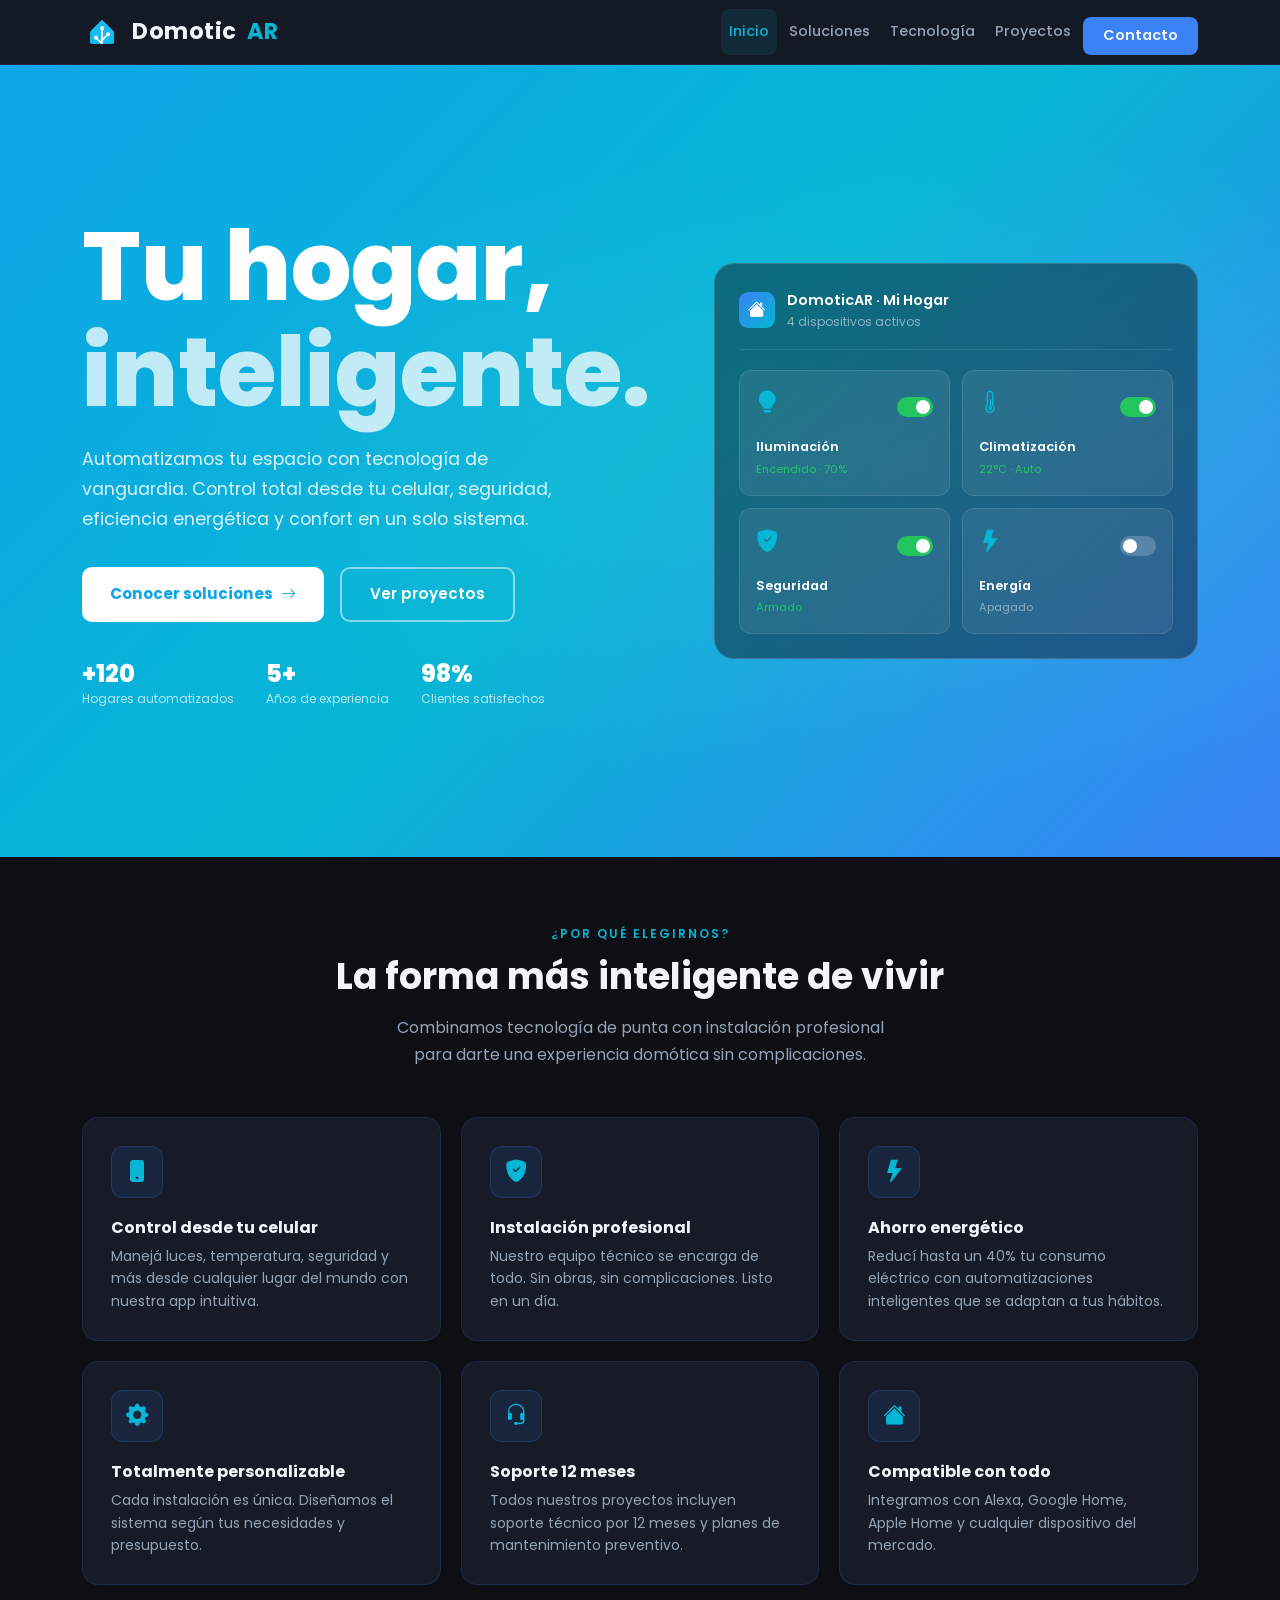
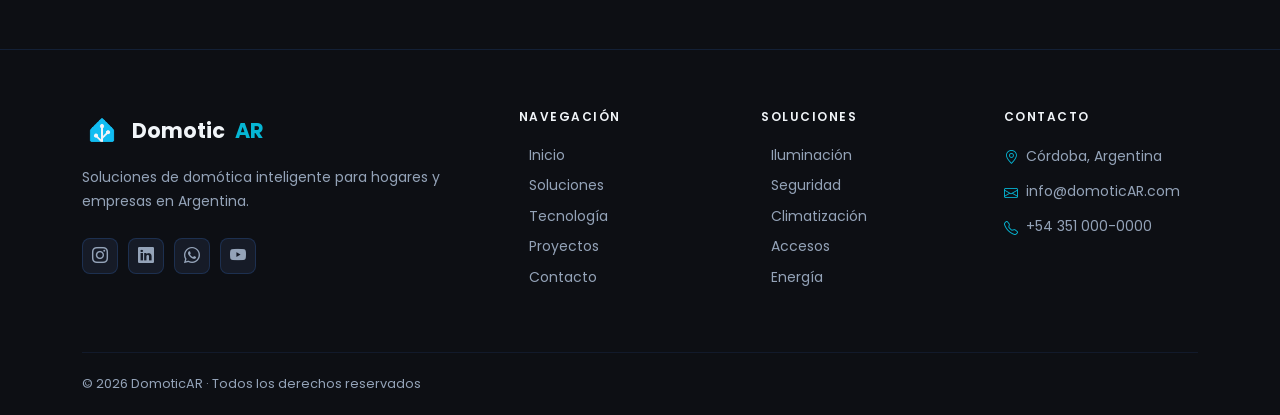
<file: index.html>
<!DOCTYPE html>
<html lang="es">
<head>
    <meta charset="UTF-8">
    <meta name="viewport" content="width=device-width, initial-scale=1.0">
    <meta name="description" content="DomoticAR - Soluciones de domótica inteligente para hogares y empresas en Argentina. Automatización, seguridad y eficiencia energética.">
    <meta name="author" content="DomoticAR">
    <meta property="og:title" content="DomoticAR - Tu hogar, inteligente">
    <meta property="og:description" content="Soluciones de domótica inteligente para hogares y empresas en Argentina.">
    <meta property="og:type" content="website">
    <title>Inicio - DomoticAR</title>
    <link rel="icon" href="assets/icons/logo.png" type="image/png">
    <!-- Google Fonts -->
    <link rel="preconnect" href="https://fonts.googleapis.com">
    <link rel="preconnect" href="https://fonts.gstatic.com" crossorigin>
    <link href="https://fonts.googleapis.com/css2?family=Poppins:wght@400;500;600;700;800&display=swap" rel="stylesheet">
    <!-- Bootstrap CSS -->
    <link href="https://cdn.jsdelivr.net/npm/bootstrap@5.3.3/dist/css/bootstrap.min.css" rel="stylesheet">
    <!-- Bootstrap Icons -->
    <link rel="stylesheet" href="https://cdn.jsdelivr.net/npm/bootstrap-icons@1.11.3/font/bootstrap-icons.min.css">
    <!-- AOS Animations -->
    <link href="https://cdn.jsdelivr.net/npm/aos@2.3.4/dist/aos.css" rel="stylesheet">
    <!-- Estilos propios (siempre último) -->
    <link rel="stylesheet" href="css/main.css">
</head>
<body>
    <header>
        <nav class="navbar navbar-expand-lg" id="mainNav">
            <div class="container">
                <a class="navbar-brand" href="index.html">
                    <span class="brand-icon">
                        <img src="assets/icons/logo.png" alt="Logo de DomoticAR">
                    </span>
                    Domotic<span class="brand-ar">AR</span>
                </a>
                <button class="navbar-toggler" type="button" data-bs-toggle="collapse" data-bs-target="#navbarMain" aria-controls="navbarMain" aria-expanded="false" aria-label="Abrir menú de navegación">
                    <span class="navbar-toggler-icon"></span>
                </button>
                <div class="collapse navbar-collapse" id="navbarMain">
                    <ul class="navbar-nav ms-auto align-items-lg-center gap-lg-1">
                        <li class="nav-item">
                            <a class="nav-link active" aria-current="page" href="index.html">Inicio</a>
                        </li>
                        <li class="nav-item">
                            <a class="nav-link" href="pages/soluciones.html">Soluciones</a>
                        </li>
                        <li class="nav-item">
                            <a class="nav-link" href="pages/tecnologia.html">Tecnología</a>
                        </li>
                        <li class="nav-item">
                            <a class="nav-link" href="pages/proyectos.html">Proyectos</a>
                        </li>
                        <li class="nav-item">
                            <a class="nav-link nav-cta" href="pages/contacto.html">Contacto</a>
                        </li>
                    </ul>
                </div>
            </div>
        </nav>
    </header>

    <main>

        <!-- HERO -->
        <section class="hero" id="inicio">
            <div class="container">
                <div class="hero-grid">
                    <div class="hero-content" data-aos="fade-right">
                        <h1 class="hero-title">
                            Tu hogar,
                            <span class="hero-title-alt">inteligente.</span>
                        </h1>
                        <p class="hero-desc">
                            Automatizamos tu espacio con tecnología de vanguardia. Control total desde tu celular, seguridad, eficiencia energética y confort en un solo sistema.
                        </p>
                        <div class="hero-actions">
                            <a href="pages/soluciones.html" class="btn btn-hero-primary">
                                Conocer soluciones
                                <i class="bi bi-arrow-right" aria-hidden="true"></i>
                            </a>
                            <a href="pages/proyectos.html" class="btn btn-hero-outline">
                                Ver proyectos
                            </a>
                        </div>
                        <div class="hero-stats">
                            <div class="hero-stat">
                                <span class="hero-stat-number">+120</span>
                                <span class="hero-stat-label">Hogares automatizados</span>
                            </div>
                            <div class="hero-stat">
                                <span class="hero-stat-number">5+</span>
                                <span class="hero-stat-label">Años de experiencia</span>
                            </div>
                            <div class="hero-stat">
                                <span class="hero-stat-number">98%</span>
                                <span class="hero-stat-label">Clientes satisfechos</span>
                            </div>
                        </div>
                    </div>

                    <!-- Panel derecho -->
                    <div class="hero-visual" data-aos="fade-left" data-aos-delay="200">
                        <div class="device-panel">
                            <div class="device-panel-header">
                                <div class="device-panel-icon" aria-hidden="true">
                                    <i class="bi bi-house-fill"></i>
                                </div>
                                <div>
                                    <p class="device-panel-title">DomoticAR · Mi Hogar</p>
                                    <p class="device-panel-sub">4 dispositivos activos</p>
                                </div>
                            </div>
                            <div class="device-grid">
                                <div class="device-card">
                                    <div class="device-card-top">
                                        <i class="bi bi-lightbulb-fill device-icon" aria-hidden="true"></i>
                                        <div class="device-toggle on" role="switch" aria-checked="true" aria-label="Iluminación"></div>
                                    </div>
                                    <p class="device-name">Iluminación</p>
                                    <p class="device-status active">Encendido · 70%</p>
                                </div>
                                <div class="device-card">
                                    <div class="device-card-top">
                                        <i class="bi bi-thermometer-half device-icon" aria-hidden="true"></i>
                                        <div class="device-toggle on" role="switch" aria-checked="true" aria-label="Climatización"></div>
                                    </div>
                                    <p class="device-name">Climatización</p>
                                    <p class="device-status active">22°C · Auto</p>
                                </div>
                                <div class="device-card">
                                    <div class="device-card-top">
                                        <i class="bi bi-shield-fill-check device-icon" aria-hidden="true"></i>
                                        <div class="device-toggle on" role="switch" aria-checked="true" aria-label="Seguridad"></div>
                                    </div>
                                    <p class="device-name">Seguridad</p>
                                    <p class="device-status active">Armado</p>
                                </div>
                                <div class="device-card">
                                    <div class="device-card-top">
                                        <i class="bi bi-lightning-fill device-icon" aria-hidden="true"></i>
                                        <div class="device-toggle off" role="switch" aria-checked="false" aria-label="Energía"></div>
                                    </div>
                                    <p class="device-name">Energía</p>
                                    <p class="device-status">Apagado</p>
                                </div>
                            </div>
                        </div>
                    </div>
                </div>
            </div>
        </section>

        <!-- SECCIÓN ¿POR QUÉ DOMOTICAAR? -->
        <section class="why-section" id="por-que">
            <div class="container">

                <div class="why-header" data-aos="fade-up">
                    <span class="why-label">¿Por qué elegirnos?</span>
                    <h2 class="why-title">La forma más inteligente de vivir</h2>
                    <p class="why-desc">
                        Combinamos tecnología de punta con instalación profesional
                        para darte una experiencia domótica sin complicaciones.
                    </p>
                </div>

                <div class="why-grid">

                    <div class="why-card" data-aos="fade-up" data-aos-delay="0">
                        <div class="why-card-icon">
                            <i class="bi bi-phone-fill" aria-hidden="true"></i>
                        </div>
                        <h3 class="why-card-title">Control desde tu celular</h3>
                        <p class="why-card-desc">
                            Manejá luces, temperatura, seguridad y más desde cualquier
                            lugar del mundo con nuestra app intuitiva.
                        </p>
                    </div>

                    <div class="why-card" data-aos="fade-up" data-aos-delay="100">
                        <div class="why-card-icon">
                            <i class="bi bi-shield-fill-check" aria-hidden="true"></i>
                        </div>
                        <h3 class="why-card-title">Instalación profesional</h3>
                        <p class="why-card-desc">
                            Nuestro equipo técnico se encarga de todo. Sin obras,
                            sin complicaciones. Listo en un día.
                        </p>
                    </div>

                    <div class="why-card" data-aos="fade-up" data-aos-delay="200">
                        <div class="why-card-icon">
                            <i class="bi bi-lightning-fill" aria-hidden="true"></i>
                        </div>
                        <h3 class="why-card-title">Ahorro energético</h3>
                        <p class="why-card-desc">
                            Reducí hasta un 40% tu consumo eléctrico con automatizaciones
                            inteligentes que se adaptan a tus hábitos.
                        </p>
                    </div>

                    <div class="why-card" data-aos="fade-up" data-aos-delay="0">
                        <div class="why-card-icon">
                            <i class="bi bi-gear-fill" aria-hidden="true"></i>
                        </div>
                        <h3 class="why-card-title">Totalmente personalizable</h3>
                        <p class="why-card-desc">
                            Cada instalación es única. Diseñamos el sistema
                            según tus necesidades y presupuesto.
                        </p>
                    </div>

                    <div class="why-card" data-aos="fade-up" data-aos-delay="100">
                        <div class="why-card-icon">
                            <i class="bi bi-headset" aria-hidden="true"></i>
                        </div>
                        <h3 class="why-card-title">Soporte 12 meses</h3>
                        <p class="why-card-desc">
                            Todos nuestros proyectos incluyen soporte técnico
                            por 12 meses y planes de mantenimiento preventivo.
                        </p>
                    </div>

                    <div class="why-card" data-aos="fade-up" data-aos-delay="200">
                        <div class="why-card-icon">
                            <i class="bi bi-house-fill" aria-hidden="true"></i>
                        </div>
                        <h3 class="why-card-title">Compatible con todo</h3>
                        <p class="why-card-desc">
                            Integramos con Alexa, Google Home, Apple Home
                            y cualquier dispositivo del mercado.
                        </p>
                    </div>

                </div>
            </div>
        </section>

    </main>

    <footer class="site-footer">
        <div class="container">
            <div class="footer-grid">
                <div class="footer-brand">
                    <a class="footer-logo" href="index.html">
                        <span class="brand-icon">
                            <img src="assets/icons/logo.png" alt="Logo de DomoticAR">
                        </span>
                        Domotic<span class="brand-ar">AR</span>
                    </a>
                    <p class="footer-desc">Soluciones de domótica inteligente para hogares y empresas en Argentina.</p>
                    <div class="social-links">
                        <a href="https://www.instagram.com/domotic_ar" class="social-link" aria-label="Instagram" target="_blank" rel="noopener"><i class="bi bi-instagram"></i></a>
                        <a href="https://www.linkedin.com/company/domoticar" class="social-link" aria-label="LinkedIn" target="_blank" rel="noopener"><i class="bi bi-linkedin"></i></a>
                        <a href="https://wa.me/543510000000" class="social-link" aria-label="WhatsApp" target="_blank" rel="noopener"><i class="bi bi-whatsapp"></i></a>
                        <a href="https://www.youtube.com/@DomoticAR" class="social-link" aria-label="YouTube" target="_blank" rel="noopener"><i class="bi bi-youtube"></i></a>
                    </div>
                </div>
                <div class="footer-col">
                    <h4 class="footer-heading">Navegación</h4>
                    <ul class="footer-links">
                        <li><a href="index.html">Inicio</a></li>
                        <li><a href="pages/soluciones.html">Soluciones</a></li>
                        <li><a href="pages/tecnologia.html">Tecnología</a></li>
                        <li><a href="pages/proyectos.html">Proyectos</a></li>
                        <li><a href="pages/contacto.html">Contacto</a></li>
                    </ul>
                </div>
                <div class="footer-col">
                    <h4 class="footer-heading">Soluciones</h4>
                    <ul class="footer-links">
                        <li><a href="pages/soluciones.html">Iluminación</a></li>
                        <li><a href="pages/soluciones.html">Seguridad</a></li>
                        <li><a href="pages/soluciones.html">Climatización</a></li>
                        <li><a href="pages/soluciones.html">Accesos</a></li>
                        <li><a href="pages/soluciones.html">Energía</a></li>
                    </ul>
                </div>
                <div class="footer-col">
                    <h4 class="footer-heading">Contacto</h4>
                    <address class="footer-contact">
                        <p><i class="bi bi-geo-alt" aria-hidden="true"></i> Córdoba, Argentina</p>
                        <p><i class="bi bi-envelope" aria-hidden="true"></i> info@domoticAR.com</p>
                        <p><i class="bi bi-telephone" aria-hidden="true"></i> +54 351 000-0000</p>
                    </address>
                </div>
            </div>
            <div class="footer-bottom">
                <p>&copy; 2026 DomoticAR &middot; Todos los derechos reservados</p>
            </div>
        </div>
    </footer>

    <!-- Bootstrap JS -->
    <script src="https://cdn.jsdelivr.net/npm/bootstrap@5.3.3/dist/js/bootstrap.bundle.min.js"></script>
    <!-- AOS JS -->
    <script src="https://cdn.jsdelivr.net/npm/aos@2.3.4/dist/aos.js"></script>
    <script>AOS.init({ duration: 600, once: true });</script>
    <!-- Toggles dispositivos -->
    <script>
        document.querySelectorAll('.device-toggle').forEach(toggle => {
            toggle.addEventListener('click', function() {
                this.classList.toggle('on');
                this.classList.toggle('off');
                const status = this.closest('.device-card').querySelector('.device-status');
                if (this.classList.contains('on')) {
                    status.classList.add('active');
                    this.setAttribute('aria-checked', 'true');
                } else {
                    status.classList.remove('active');
                    this.setAttribute('aria-checked', 'false');
                }
            });
        });
    </script>
</body>
</html>
</file>
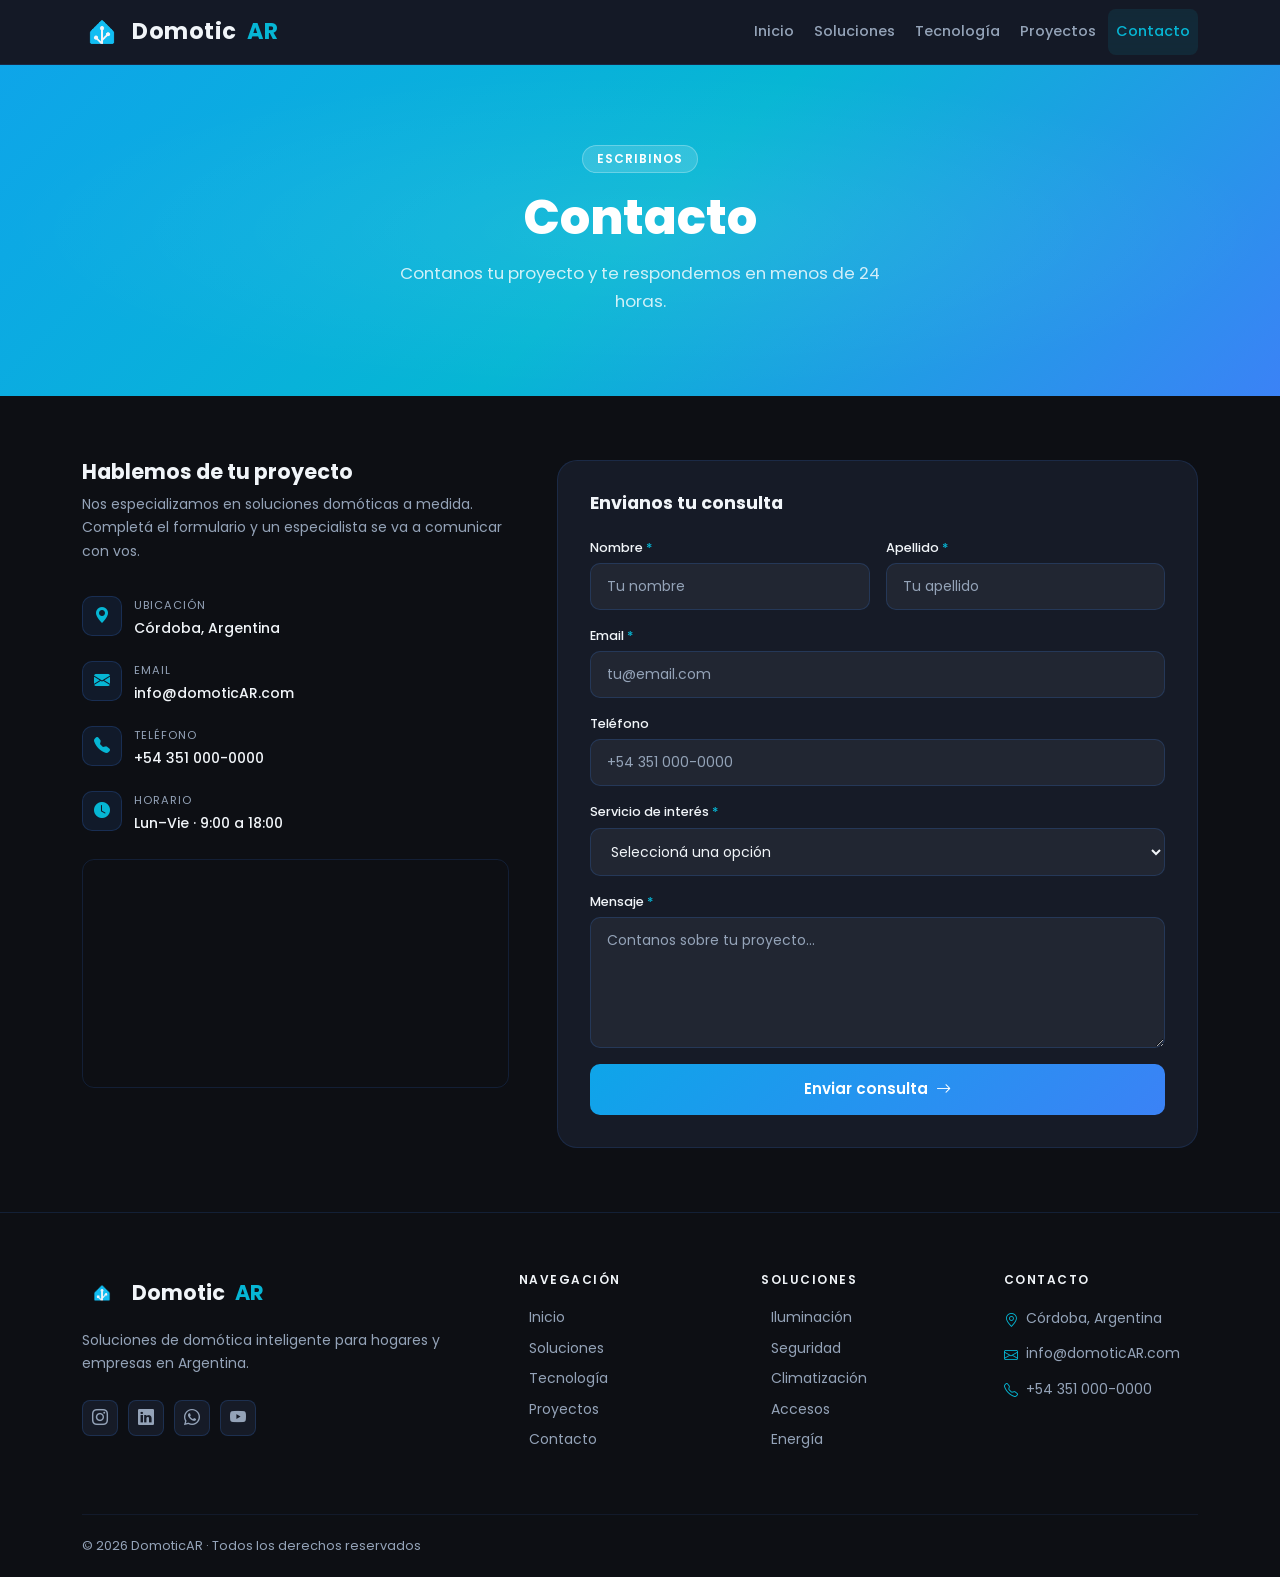
<file: pages/contacto.html>
<!DOCTYPE html>
<html lang="es">
<head>
    <meta charset="UTF-8">
    <meta name="viewport" content="width=device-width, initial-scale=1.0">
    <meta name="description" content="Contactá a DomoticAR para consultas sobre domótica inteligente en Argentina. Respondemos en menos de 24 horas.">
    <meta name="keywords" content="contacto domótica, presupuesto automatización hogar, DomoticAR Córdoba">
    <meta name="author" content="DomoticAR">
    <meta property="og:title" content="Contacto - DomoticAR">
    <meta property="og:description" content="Contanos tu proyecto y te respondemos en menos de 24 horas.">
    <meta property="og:type" content="website">
    <title>Contacto - DomoticAR</title>
    <link rel="icon" href="../assets/icons/logo.png" type="image/png">
    <link rel="preconnect" href="https://fonts.googleapis.com">
    <link rel="preconnect" href="https://fonts.gstatic.com" crossorigin>
    <link href="https://fonts.googleapis.com/css2?family=Poppins:wght@400;500;600;700;800&display=swap" rel="stylesheet">
    <link href="https://cdn.jsdelivr.net/npm/bootstrap@5.3.3/dist/css/bootstrap.min.css" rel="stylesheet">
    <link rel="stylesheet" href="https://cdn.jsdelivr.net/npm/bootstrap-icons@1.11.3/font/bootstrap-icons.min.css">
    <link href="https://cdn.jsdelivr.net/npm/aos@2.3.4/dist/aos.css" rel="stylesheet">
    <link rel="stylesheet" href="../css/main.css">
</head>
<body>
    <header>
        <nav class="navbar navbar-expand-lg" id="mainNav">
            <div class="container">
                <a class="navbar-brand" href="../index.html">
                    <span class="brand-icon">
                        <img src="../assets/icons/logo.png" alt="Logo de DomoticAR">
                    </span>
                    Domotic<span class="brand-ar">AR</span>
                </a>
                <button class="navbar-toggler" type="button" data-bs-toggle="collapse" data-bs-target="#navbarMain" aria-controls="navbarMain" aria-expanded="false" aria-label="Abrir menú de navegación">
                    <span class="navbar-toggler-icon"></span>
                </button>
                <div class="collapse navbar-collapse" id="navbarMain">
                    <ul class="navbar-nav ms-auto align-items-lg-center gap-lg-1">
                        <li class="nav-item"><a class="nav-link" href="../index.html">Inicio</a></li>
                        <li class="nav-item"><a class="nav-link" href="soluciones.html">Soluciones</a></li>
                        <li class="nav-item"><a class="nav-link" href="tecnologia.html">Tecnología</a></li>
                        <li class="nav-item"><a class="nav-link" href="proyectos.html">Proyectos</a></li>
                        <li class="nav-item"><a class="nav-link active" aria-current="page" href="contacto.html">Contacto</a></li>
                    </ul>
                </div>
            </div>
        </nav>
    </header>
    <main>
        <!-- PAGE HERO -->
        <section class="page-hero">
            <div class="container">
                <div class="page-hero-content" data-aos="fade-up">
                    <span class="page-hero-label">Escribinos</span>
                    <h1 class="page-hero-title">Contacto</h1>
                    <p class="page-hero-desc">
                        Contanos tu proyecto y te respondemos en menos de 24 horas.
                    </p>
                </div>
            </div>
        </section>
        <!-- CONTACTO -->
        <section class="contact-section" id="contacto">
            <div class="container">
                <div class="contact-grid">
                    <!-- Info -->
                    <div class="contact-info" data-aos="fade-right">
                        <h2 class="contact-info-title">Hablemos de tu proyecto</h2>
                        <p class="contact-info-desc">
                            Nos especializamos en soluciones domóticas a medida. Completá el formulario y un especialista se va a comunicar con vos.
                        </p>
                        <div class="info-item">
                            <div class="info-icon">
                                <i class="bi bi-geo-alt-fill" aria-hidden="true"></i>
                            </div>
                            <div>
                                <p class="info-label">Ubicación</p>
                                <p class="info-value">Córdoba, Argentina</p>
                            </div>
                        </div>
                        <div class="info-item">
                            <div class="info-icon">
                                <i class="bi bi-envelope-fill" aria-hidden="true"></i>
                            </div>
                            <div>
                                <p class="info-label">Email</p>
                                <p class="info-value">
                                    <a href="mailto:info@domoticAR.com">info@domoticAR.com</a>
                                </p>
                            </div>
                        </div>
                        <div class="info-item">
                            <div class="info-icon">
                                <i class="bi bi-telephone-fill" aria-hidden="true"></i>
                            </div>
                            <div>
                                <p class="info-label">Teléfono</p>
                                <p class="info-value">
                                    <a href="tel:+543510000000">+54 351 000-0000</a>
                                </p>
                            </div>
                        </div>
                        <div class="info-item">
                            <div class="info-icon">
                                <i class="bi bi-clock-fill" aria-hidden="true"></i>
                            </div>
                            <div>
                                <p class="info-label">Horario</p>
                                <p class="info-value">Lun–Vie · 9:00 a 18:00</p>
                            </div>
                        </div>
                        <!-- Mapa embebido -->
                        <div class="contact-map">
                            <iframe
                                src="https://www.google.com/maps/embed?pb=!1m18!1m12!1m3!1d109726.54716931!2d-64.2676222!3d-31.4134882!2m3!1f0!2f0!3f0!3m2!1i1024!2i768!4f13.1!3m3!1m2!1s0x9432985f478771c1%3A0xb0a24f9a5366b092!2sC%C3%B3rdoba%2C%20Argentina!5e0!3m2!1ses!2sar!4v1"
                                width="100%"
                                height="220"
                                style="border:0; border-radius: 12px;"
                                allowfullscreen=""
                                loading="lazy"
                                referrerpolicy="no-referrer-when-downgrade"
                                title="Ubicación DomoticAR en Córdoba, Argentina">
                            </iframe>
                        </div>
                    </div>
                    <!-- Formulario -->
                    <div class="contact-form-wrapper" data-aos="fade-left">
                        <h2 class="form-title">Envianos tu consulta</h2>
                        <form class="contact-form" id="contactForm" novalidate>
                            <div class="form-row">
                                <div class="form-group">
                                    <label for="nombre">Nombre <span aria-hidden="true">*</span></label>
                                    <input type="text" id="nombre" name="nombre" placeholder="Tu nombre" required autocomplete="given-name">
                                </div>
                                <div class="form-group">
                                    <label for="apellido">Apellido <span aria-hidden="true">*</span></label>
                                    <input type="text" id="apellido" name="apellido" placeholder="Tu apellido" required autocomplete="family-name">
                                </div>
                            </div>
                            <div class="form-group">
                                <label for="email">Email <span aria-hidden="true">*</span></label>
                                <input type="email" id="email" name="email" placeholder="tu@email.com" required autocomplete="email">
                            </div>
                            <div class="form-group">
                                <label for="telefono">Teléfono</label>
                                <input type="tel" id="telefono" name="telefono" placeholder="+54 351 000-0000" autocomplete="tel">
                            </div>
                            <div class="form-group">
                                <label for="servicio">Servicio de interés <span aria-hidden="true">*</span></label>
                                <select id="servicio" name="servicio" required>
                                    <option value="" disabled selected>Seleccioná una opción</option>
                                    <option value="iluminacion">Iluminación inteligente</option>
                                    <option value="seguridad">Seguridad y accesos</option>
                                    <option value="climatizacion">Climatización</option>
                                    <option value="energia">Gestión energética</option>
                                    <option value="entretenimiento">Entretenimiento</option>
                                    <option value="empresarial">Solución empresarial</option>
                                    <option value="consulta">Consulta general</option>
                                </select>
                            </div>
                            <div class="form-group">
                                <label for="mensaje">Mensaje <span aria-hidden="true">*</span></label>
                                <textarea
                                    id="mensaje"
                                    name="mensaje"
                                    placeholder="Contanos sobre tu proyecto..."
                                    required
                                    rows="5"
                                ></textarea>
                            </div>
                            <button type="submit" class="btn-submit">
                                Enviar consulta
                                <i class="bi bi-arrow-right" aria-hidden="true"></i>
                            </button>
                            <div class="form-success" id="formSuccess" role="alert" aria-live="polite">
                                <i class="bi bi-check-circle-fill" aria-hidden="true"></i>
                                ¡Mensaje enviado! Te contactamos en menos de 24 horas.
                            </div>

                        </form>
                    </div>

                </div>
            </div>
        </section>
    </main>
    <footer class="site-footer">
        <div class="container">
            <div class="footer-grid">
                <div class="footer-brand">
                    <a class="footer-logo" href="../index.html">
                        <span class="brand-icon">
                            <img src="../assets/icons/logo.png" alt="" aria-hidden="true" width="26" height="26">
                        </span>
                        Domotic<span class="brand-ar">AR</span>
                    </a>
                    <p class="footer-desc">Soluciones de domótica inteligente para hogares y empresas en Argentina.</p>
                    <div class="social-links">
                        <a href="https://www.instagram.com/domotic_ar" class="social-link" aria-label="Instagram" target="_blank" rel="noopener"><i class="bi bi-instagram"></i></a>
                        <a href="https://www.linkedin.com/company/domoticar" class="social-link" aria-label="LinkedIn" target="_blank" rel="noopener"><i class="bi bi-linkedin"></i></a>
                        <a href="https://wa.me/543510000000" class="social-link" aria-label="WhatsApp" target="_blank" rel="noopener"><i class="bi bi-whatsapp"></i></a>
                        <a href="https://www.youtube.com/@DomoticAR" class="social-link" aria-label="YouTube" target="_blank" rel="noopener"><i class="bi bi-youtube"></i></a>
                    </div>
                </div>
                <div class="footer-col">
                    <h4 class="footer-heading">Navegación</h4>
                    <ul class="footer-links">
                        <li><a href="../index.html">Inicio</a></li>
                        <li><a href="soluciones.html">Soluciones</a></li>
                        <li><a href="tecnologia.html">Tecnología</a></li>
                        <li><a href="proyectos.html">Proyectos</a></li>
                        <li><a href="contacto.html">Contacto</a></li>
                    </ul>
                </div>
                <div class="footer-col">
                    <h4 class="footer-heading">Soluciones</h4>
                    <ul class="footer-links">
                        <li><a href="soluciones.html">Iluminación</a></li>
                        <li><a href="soluciones.html">Seguridad</a></li>
                        <li><a href="soluciones.html">Climatización</a></li>
                        <li><a href="soluciones.html">Accesos</a></li>
                        <li><a href="soluciones.html">Energía</a></li>
                    </ul>
                </div>
                <div class="footer-col">
                    <h4 class="footer-heading">Contacto</h4>
                    <address class="footer-contact">
                        <p><i class="bi bi-geo-alt" aria-hidden="true"></i> Córdoba, Argentina</p>
                        <p><i class="bi bi-envelope" aria-hidden="true"></i> info@domoticAR.com</p>
                        <p><i class="bi bi-telephone" aria-hidden="true"></i> +54 351 000-0000</p>
                    </address>
                </div>
            </div>
            <div class="footer-bottom">
                <p>&copy; 2026 DomoticAR &middot; Todos los derechos reservados</p>
            </div>
        </div>
    </footer>
    <!-- scripts -->
    <script src="https://cdn.jsdelivr.net/npm/bootstrap@5.3.3/dist/js/bootstrap.bundle.min.js"></script>
    <script src="https://cdn.jsdelivr.net/npm/aos@2.3.4/dist/aos.js"></script>
    <script>AOS.init({ duration: 600, once: true });</script>
    <script>
        document.getElementById('contactForm').addEventListener('submit', function(e) {
            e.preventDefault();
            const campos = ['nombre', 'apellido', 'email', 'servicio', 'mensaje'];
            const valido = campos.every(id => document.getElementById(id).value.trim() !== '');
            if (valido) {
                document.getElementById('formSuccess').classList.add('show');
                this.reset();
                this.scrollIntoView({ behavior: 'smooth' });
            }
        });
    </script>
</body>
</html>
</file>
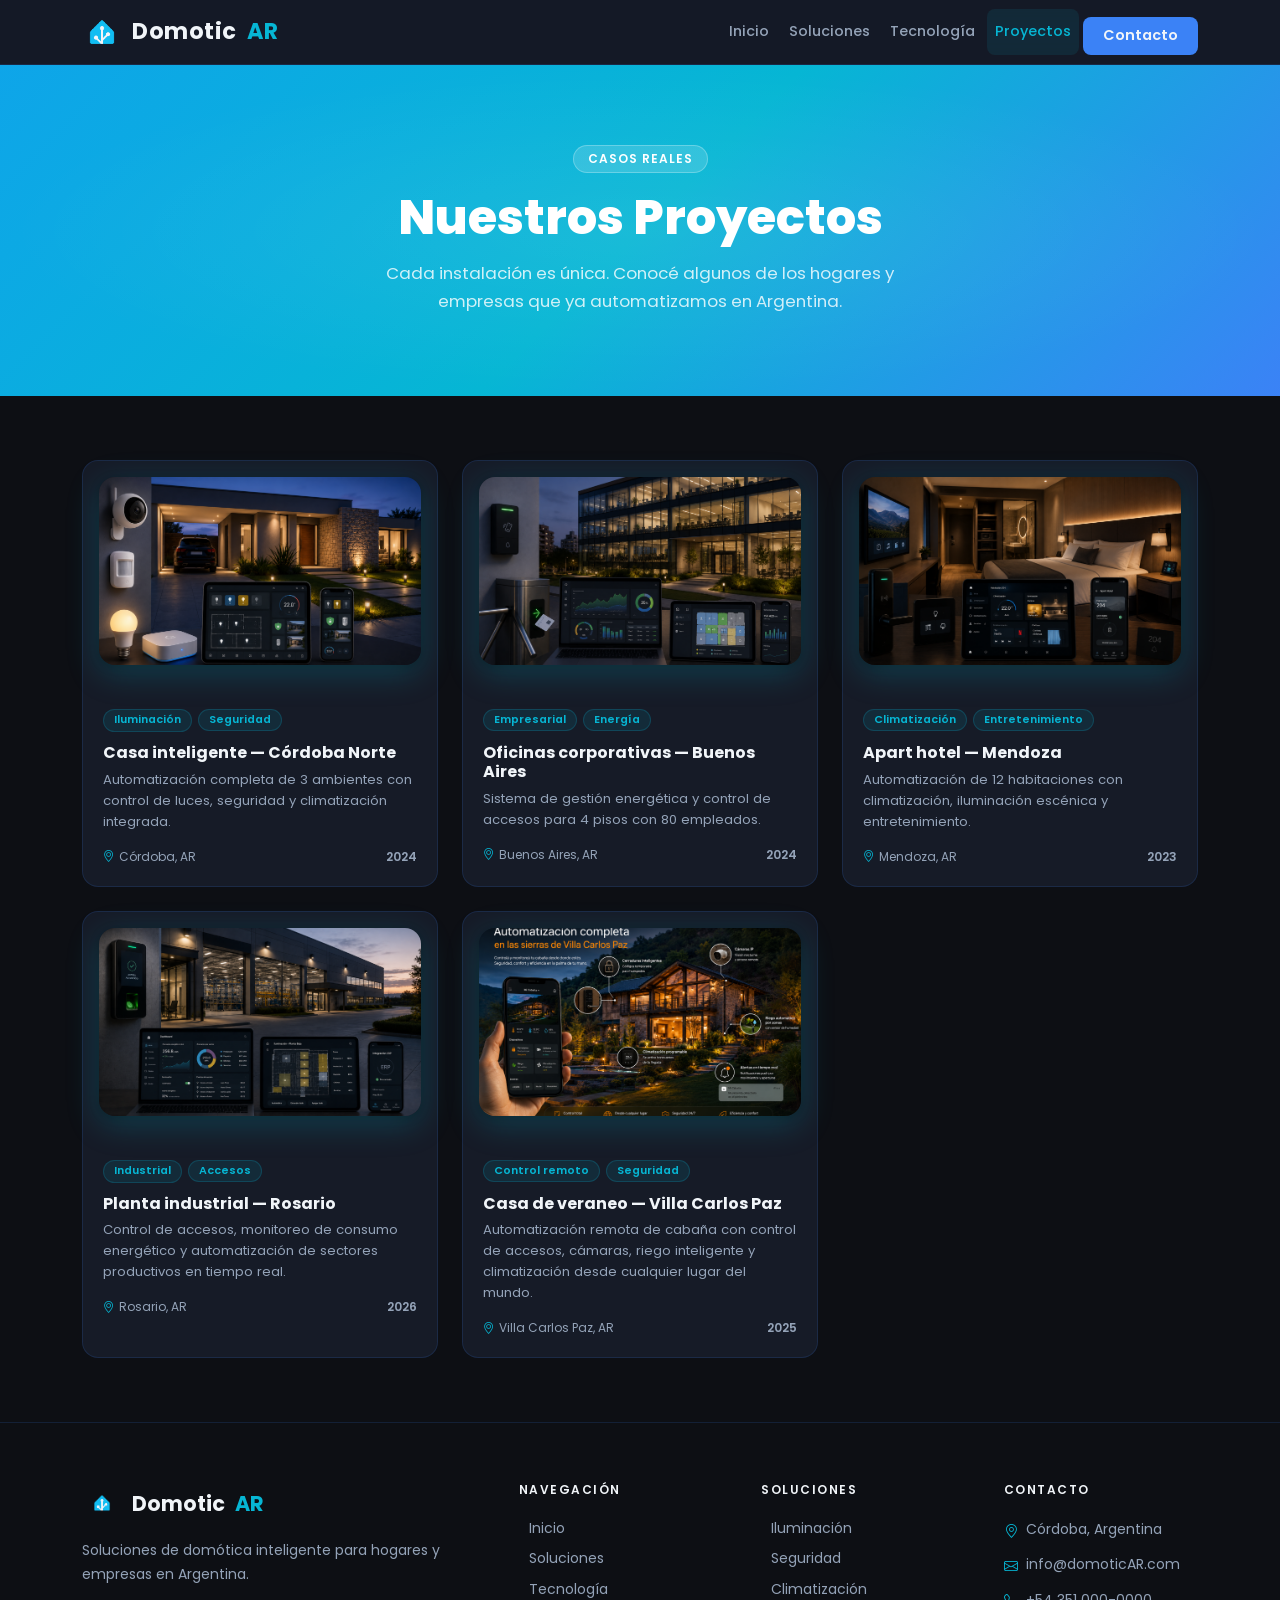
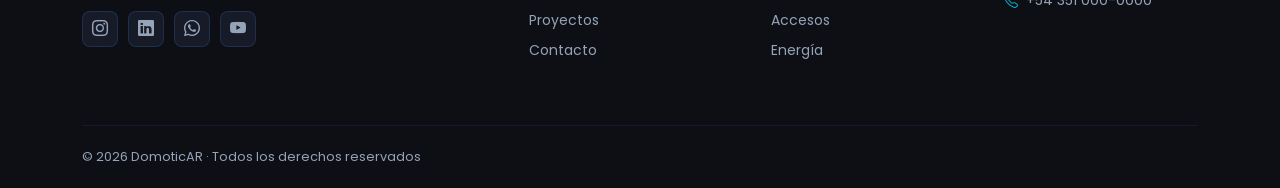
<file: pages/proyectos.html>
<!doctype html>
<html lang="es">
<head>
    <meta charset="UTF-8"/>
    <meta name="viewport" content="width=device-width, initial-scale=1.0"/>
    <meta name="description" content="Proyectos de domótica realizados por DomoticAR en hogares y empresas de Argentina."/>
    <meta name="keywords" content="proyectos domótica, automatización hogar Argentina, smart home casos reales"/>
    <meta name="author" content="DomoticAR"/>
    <meta property="og:title" content="Proyectos - DomoticAR"/>
    <meta property="og:description" content="Casos reales de automatización inteligente en Argentina."/>
    <meta property="og:type" content="website"/>
    <title>Proyectos - DomoticAR</title>
    <link rel="icon" href="../assets/icons/logo.png" type="image/png">
    <link rel="preconnect" href="https://fonts.googleapis.com" />
    <link rel="preconnect" href="https://fonts.gstatic.com" crossorigin />
    <link href="https://fonts.googleapis.com/css2?family=Poppins:wght@400;500;600;700;800&display=swap" rel="stylesheet"/>
    <link href="https://cdn.jsdelivr.net/npm/bootstrap@5.3.3/dist/css/bootstrap.min.css" rel="stylesheet"/>
    <link rel="stylesheet" href="https://cdn.jsdelivr.net/npm/bootstrap-icons@1.11.3/font/bootstrap-icons.min.css"/>
    <link href="https://cdn.jsdelivr.net/npm/aos@2.3.4/dist/aos.css" rel="stylesheet"/>
    <link rel="stylesheet" href="../css/main.css"/>
</head>
  <body>
    <header>
      <nav class="navbar navbar-expand-lg" id="mainNav">
        <div class="container">
          <a class="navbar-brand" href="../index.html">
            <span class="brand-icon">
              <img src="../assets/icons/logo.png" alt="Logo de DomoticAR"/>
            </span>
            Domotic<span class="brand-ar">AR</span>
          </a>
          <button class="navbar-toggler" type="button" data-bs-toggle="collapse" data-bs-target="#navbarMain" aria-controls="navbarMain" aria-expanded="false" aria-label="Abrir menú de navegación">
            <span class="navbar-toggler-icon"></span>
          </button>
          <div class="collapse navbar-collapse" id="navbarMain">
            <ul class="navbar-nav ms-auto align-items-lg-center gap-lg-1">
              <li class="nav-item">
                <a class="nav-link" href="../index.html">Inicio</a>
              </li>
              <li class="nav-item">
                <a class="nav-link" href="soluciones.html">Soluciones</a>
              </li>
              <li class="nav-item">
                <a class="nav-link" href="tecnologia.html">Tecnología</a>
              </li>
              <li class="nav-item">
                <a class="nav-link active" aria-current="page" href="proyectos.html">Proyectos</a>
              </li>
              <li class="nav-item">
                <a class="nav-link nav-cta" href="contacto.html">Contacto</a>
              </li>
            </ul>
          </div>
        </div>
      </nav>
    </header>
    <main>
      <!-- PAGE HERO -->
      <section class="page-hero">
        <div class="container">
          <div class="page-hero-content" data-aos="fade-up">
            <span class="page-hero-label">Casos reales</span>
            <h1 class="page-hero-title">Nuestros Proyectos</h1>
            <p class="page-hero-desc"> Cada instalación es única. Conocé algunos de los hogares y empresas que ya automatizamos en Argentina.</p>
          </div>
        </div>
      </section>
<!-- PROYECTOS -->
<section class="proj-section" id="proyectos">
  <div class="container">
    <div class="proj-grid">
      <!-- Proyecto 1 -->
      <article class="proj-card" data-bs-toggle="modal" data-bs-target="#modalProyecto1" data-aos="fade-up" data-aos-delay="0">
        <div class="proj-img-wrapper">
          <img src="../assets/img/Cordoba.png" alt="Casa inteligente en Córdoba Norte automatizada por DomoticAR" class="proj-img" loading="lazy" width="600" height="400"/>
          <div class="proj-img-overlay"><span>Ver detalle <i class="bi bi-arrow-right"></i></span></div>
        </div>
        <div class="proj-body">
          <div class="proj-tags">
            <span class="proj-tag">Iluminación</span>
            <span class="proj-tag">Seguridad</span>
          </div>
          <h2 class="proj-title">Casa inteligente — Córdoba Norte</h2>
          <p class="proj-desc">Automatización completa de 3 ambientes con control de luces, seguridad y climatización integrada.</p>
          <div class="proj-meta">
            <span class="proj-location"><i class="bi bi-geo-alt" aria-hidden="true"></i>Córdoba, AR</span>
            <span class="proj-year">2024</span>
          </div>
        </div>
      </article>
      <!-- Proyecto 2 -->
      <article class="proj-card" data-bs-toggle="modal" data-bs-target="#modalProyecto2" data-aos="fade-up" data-aos-delay="100">
        <div class="proj-img-wrapper">
          <img src="../assets/img/BsAs.png" alt="Oficinas corporativas en Buenos Aires con sistema domótico empresarial" class="proj-img" loading="lazy" width="600" height="400"/>
          <div class="proj-img-overlay"><span>Ver detalle<i class="bi bi-arrow-right"></i></span></div>
        </div>
        <div class="proj-body">
          <div class="proj-tags">
            <span class="proj-tag">Empresarial</span>
            <span class="proj-tag">Energía</span>
          </div>
          <h2 class="proj-title">Oficinas corporativas — Buenos Aires</h2>
          <p class="proj-desc">Sistema de gestión energética y control de accesos para 4 pisos con 80 empleados.</p>
          <div class="proj-meta">
            <span class="proj-location"><i class="bi bi-geo-alt" aria-hidden="true"></i>Buenos Aires, AR</span>
            <span class="proj-year">2024</span>
          </div>
        </div>
      </article>
      <!-- Proyecto 3 -->
      <article class="proj-card" data-bs-toggle="modal" data-bs-target="#modalProyecto3" data-aos="fade-up" data-aos-delay="200">
        <div class="proj-img-wrapper">
          <img src="../assets/img/Mendoza.png" alt="Apart hotel en Mendoza con automatización de habitaciones" class="proj-img" loading="lazy" width="600" height="400"/>
          <div class="proj-img-overlay"><span>Ver detalle<i class="bi bi-arrow-right"></i></span></div>
        </div>
        <div class="proj-body">
          <div class="proj-tags">
            <span class="proj-tag">Climatización</span>
            <span class="proj-tag">Entretenimiento</span>
          </div>
          <h2 class="proj-title">Apart hotel — Mendoza</h2>
          <p class="proj-desc">Automatización de 12 habitaciones con climatización, iluminación escénica y entretenimiento.</p>
          <div class="proj-meta">
            <span class="proj-location"><i class="bi bi-geo-alt" aria-hidden="true"></i> Mendoza, AR</span>
            <span class="proj-year">2023</span>
          </div>
        </div>
      </article>
      <!-- Proyecto 4 -->
      <article class="proj-card" data-bs-toggle="modal" data-bs-target="#modalProyecto4" data-aos="fade-up" data-aos-delay="0">
        <div class="proj-img-wrapper">
          <img src="../assets/img/empresa.png" alt="Automatización industrial en Rosario por DomoticAR" class="proj-img" loading="lazy" width="600" height="400"/>
          <div class="proj-img-overlay"><span>Ver detalle <i class="bi bi-arrow-right"></i></span></div>
        </div>
        <div class="proj-body">
          <div class="proj-tags">
            <span class="proj-tag">Industrial</span>
            <span class="proj-tag">Accesos</span>
          </div>
          <h2 class="proj-title">Planta industrial — Rosario</h2>
          <p class="proj-desc">Control de accesos, monitoreo de consumo energético y automatización de sectores productivos en tiempo real.</p>
          <div class="proj-meta">
            <span class="proj-location"><i class="bi bi-geo-alt" aria-hidden="true"></i>Rosario, AR</span>
            <span class="proj-year">2026</span>
          </div>
        </div>
      </article>
      <!-- Proyecto 5 -->
      <article class="proj-card" data-bs-toggle="modal" data-bs-target="#modalProyecto5" data-aos="fade-up" data-aos-delay="100">
          <div class="proj-img-wrapper">
              <img src="../assets/img/cabana.png" alt="Casa de veraneo en Villa Carlos Paz automatizada por DomoticAR" class="proj-img" loading="lazy"/>
              <div class="proj-img-overlay">
                  <span>Ver detalle <i class="bi bi-arrow-right"></i></span>
              </div>
          </div>
          <div class="proj-body">
              <div class="proj-tags">
                  <span class="proj-tag">Control remoto</span>
                  <span class="proj-tag">Seguridad</span>
              </div>
              <h2 class="proj-title">Casa de veraneo — Villa Carlos Paz</h2>
              <p class="proj-desc">Automatización remota de cabaña con control de accesos, cámaras, riego inteligente y climatización desde cualquier lugar del mundo.</p>
              <div class="proj-meta">
                  <span class="proj-location">
                      <i class="bi bi-geo-alt" aria-hidden="true"></i>
                      Villa Carlos Paz, AR
                  </span>
                  <span class="proj-year">2025</span>
              </div>
          </div>
      </article>
    </div>
  </div>
</section>
      <!-- MODAL PROYECTO 1 -->
      <div class="modal fade" id="modalProyecto1" tabindex="-1" aria-labelledby="modalProyecto1Label" aria-hidden="true">
        <div class="modal-dialog modal-lg modal-dialog-centered">
          <div class="modal-content proj-modal-content">
            <div class="modal-header proj-modal-header">
              <h2 class="modal-title proj-modal-title" id="modalProyecto1Label">Casa inteligente — Córdoba Norte</h2>
              <button type="button" class="btn-close btn-close-white" data-bs-dismiss="modal" aria-label="Cerrar"></button>
            </div>
            <div class="modal-body proj-modal-body">
              <img src="../assets/img/Cordoba.png" alt="Casa inteligente Córdoba Norte" class="proj-modal-img" loading="lazy"/>
              <div class="proj-modal-tags">
                <span class="proj-tag">Iluminación</span>
                <span class="proj-tag">Seguridad</span>
                <span class="proj-tag">Climatización</span>
              </div>
              <p class="proj-modal-desc">
                Automatización completa de una vivienda de 3 ambientes en Córdoba Norte. Control de luces por zonas con Zigbee, sistema de seguridad con cámaras IP y sensores de movimiento, y climatización programable integrada en Home Assistant.
              </p>
              <div class="proj-modal-details">
                <div class="proj-modal-detail">
                  <span class="detail-label">Ubicación</span>
                  <span class="detail-value">Córdoba, Argentina</span>
                </div>
                <div class="proj-modal-detail">
                  <span class="detail-label">Año</span>
                  <span class="detail-value">2024</span>
                </div>
                <div class="proj-modal-detail">
                  <span class="detail-label">Tecnología</span>
                  <span class="detail-value">Zigbee · Home Assistant</span>
                </div>
                <div class="proj-modal-detail">
                  <span class="detail-label">Superficie</span>
                  <span class="detail-value">180 m²</span>
                </div>
              </div>
            </div>
            <div class="modal-footer proj-modal-footer">
              <button type="button" class="btn btn-secondary-custom" data-bs-dismiss="modal">
                Cerrar
              </button>
              <a href="contacto.html" class="btn btn-primary-custom">Quiero algo similar</a>
            </div>
          </div>
        </div>
      </div>
      <!-- MODAL PROYECTO 2 -->
      <div class="modal fade" id="modalProyecto2" tabindex="-1" aria-labelledby="modalProyecto2Label" aria-hidden="true">
        <div class="modal-dialog modal-lg modal-dialog-centered">
          <div class="modal-content proj-modal-content">
            <div class="modal-header proj-modal-header">
              <h2 class="modal-title proj-modal-title" id="modalProyecto2Label">Oficinas corporativas — Buenos Aires</h2>
              <button type="button" class="btn-close btn-close-white" data-bs-dismiss="modal" aria-label="Cerrar"></button>
            </div>
            <div class="modal-body proj-modal-body">
              <img src="../assets/img/BsAs.png" alt="Oficinas corporativas Buenos Aires" class="proj-modal-img" loading="lazy"/>
              <div class="proj-modal-tags">
                <span class="proj-tag">Empresarial</span>
                <span class="proj-tag">Energía</span>
                <span class="proj-tag">Accesos</span>
              </div>
              <p class="proj-modal-desc">
                Sistema de gestión energética y control de accesos para 4 pisos de oficinas con 80 empleados. Reducción del 35% en consumo eléctrico y control centralizado desde dashboard web con reporting detallado.
              </p>
              <div class="proj-modal-details">
                <div class="proj-modal-detail">
                  <span class="detail-label">Ubicación</span>
                  <span class="detail-value">Buenos Aires, Argentina</span>
                </div>
                <div class="proj-modal-detail">
                  <span class="detail-label">Año</span>
                  <span class="detail-value">2024</span>
                </div>
                <div class="proj-modal-detail">
                  <span class="detail-label">Tecnología</span>
                  <span class="detail-value">BACnet · MQTT</span>
                </div>
                <div class="proj-modal-detail">
                  <span class="detail-label">Superficie</span>
                  <span class="detail-value">2.400 m²</span>
                </div>
              </div>
            </div>
            <div class="modal-footer proj-modal-footer">
              <button type="button" class="btn btn-secondary-custom" data-bs-dismiss="modal">Cerrar</button>
              <a href="contacto.html" class="btn btn-primary-custom">Quiero algo similar</a>
            </div>
          </div>
        </div>
      </div>
      <!-- MODAL PROYECTO 3 -->
      <div class="modal fade" id="modalProyecto3" tabindex="-1" aria-labelledby="modalProyecto3Label" aria-hidden="true">
        <div class="modal-dialog modal-lg modal-dialog-centered">
          <div class="modal-content proj-modal-content">
            <div class="modal-header proj-modal-header">
              <h2 class="modal-title proj-modal-title" id="modalProyecto3Label">Apart hotel — Mendoza</h2>
              <button type="button" class="btn-close btn-close-white" data-bs-dismiss="modal" aria-label="Cerrar"></button>
            </div>
            <div class="modal-body proj-modal-body">
              <img src="../assets/img/Mendoza.png" alt="Apart hotel Mendoza automatización habitaciones" class="proj-modal-img" loading="lazy"/>
              <div class="proj-modal-tags">
                <span class="proj-tag">Climatización</span>
                <span class="proj-tag">Entretenimiento</span>
                <span class="proj-tag">Iluminación</span>
              </div>
              <p class="proj-modal-desc">
                Automatización de 12 habitaciones con control individual de climatización, iluminación escénica y sistema de entretenimiento. Check-in digital y llaves virtuales vía app para los huéspedes.
              </p>
              <div class="proj-modal-details">
                <div class="proj-modal-detail">
                  <span class="detail-label">Ubicación</span>
                  <span class="detail-value">Mendoza, Argentina</span>
                </div>
                <div class="proj-modal-detail">
                  <span class="detail-label">Año</span>
                  <span class="detail-value">2023</span>
                </div>
                <div class="proj-modal-detail">
                  <span class="detail-label">Tecnología</span>
                  <span class="detail-value">Z-Wave · KNX</span>
                </div>
                <div class="proj-modal-detail">
                  <span class="detail-label">Superficie</span>
                  <span class="detail-value">650 m²</span>
                </div>
              </div>
            </div>
            <div class="modal-footer proj-modal-footer">
              <button type="button" class="btn btn-secondary-custom" data-bs-dismiss="modal">Cerrar</button>
              <a href="contacto.html" class="btn btn-primary-custom">Quiero algo similar</a>
            </div>
          </div>
        </div>
      </div>
      <!-- MODAL PROYECTO 4 -->
      <div class="modal fade" id="modalProyecto4" tabindex="-1" aria-labelledby="modalProyecto4Label" aria-hidden="true">
        <div class="modal-dialog modal-lg modal-dialog-centered">
          <div class="modal-content proj-modal-content">
            <div class="modal-header proj-modal-header">
              <h2 class="modal-title proj-modal-title" id="modalProyecto4Label">Planta industrial — Rosario</h2>
              <button type="button" class="btn-close btn-close-white" data-bs-dismiss="modal" aria-label="Cerrar"></button>
            </div>
            <div class="modal-body proj-modal-body">
              <img src="../assets/img/empresa.png" alt="Planta industrial Rosario automatización" class="proj-modal-img" loading="lazy"/>
              <div class="proj-modal-tags">
                <span class="proj-tag">Industrial</span>
                <span class="proj-tag">Accesos</span>
                <span class="proj-tag">Energía</span>
              </div>
              <p class="proj-modal-desc">
                Implementación de sistema de control de accesos biométrico, monitoreo de consumo energético por sector y automatización de iluminación en zonas productivas. Integración con sistema ERP existente para reporting centralizado.
              </p>
              <div class="proj-modal-details">
                <div class="proj-modal-detail">
                  <span class="detail-label">Ubicación</span>
                  <span class="detail-value">Rosario, Argentina</span>
                </div>
                <div class="proj-modal-detail">
                  <span class="detail-label">Año</span>
                  <span class="detail-value">2025</span>
                </div>
                <div class="proj-modal-detail">
                  <span class="detail-label">Tecnología</span>
                  <span class="detail-value">Modbus · BACnet</span>
                </div>
                <div class="proj-modal-detail">
                  <span class="detail-label">Superficie</span>
                  <span class="detail-value">5.000 m²</span>
                </div>
              </div>
            </div>
            <div class="modal-footer proj-modal-footer">
              <button type="button" class="btn btn-secondary-custom" data-bs-dismiss="modal">Cerrar</button>
              <a href="contacto.html" class="btn btn-primary-custom">Quiero algo similar</a>
            </div>
          </div>
        </div>
      </div>
      <!-- MODAL PROYECTO 5 -->
      <div class="modal fade" id="modalProyecto5" tabindex="-1" aria-labelledby="modalProyecto5Label" aria-hidden="true">
          <div class="modal-dialog modal-lg modal-dialog-centered">
              <div class="modal-content proj-modal-content">
                  <div class="modal-header proj-modal-header">
                      <h2 class="modal-title proj-modal-title" id="modalProyecto5Label">
                          Casa de veraneo — Villa Carlos Paz
                      </h2>
                      <button type="button" class="btn-close btn-close-white" data-bs-dismiss="modal" aria-label="Cerrar"></button>
                  </div>
                  <div class="modal-body proj-modal-body">
                      <img src="../assets/img/cabana.png" alt="Casa de veraneo en Villa Carlos Paz automatizada por DomoticAR" class="proj-modal-img" loading="lazy">
                      <div class="proj-modal-tags">
                          <span class="proj-tag">Control remoto</span>
                          <span class="proj-tag">Seguridad</span>
                          <span class="proj-tag">Riego inteligente</span>
                      </div>
                      <p class="proj-modal-desc">
                          Automatización completa de una cabaña en las sierras de Villa Carlos Paz.
                          El propietario puede controlar y monitorear toda la propiedad desde su celular,
                          sin importar dónde se encuentre. El sistema incluye cerraduras inteligentes con
                          código temporal para huéspedes, cámaras IP con visión nocturna, riego automático
                          por zonas con sensor de humedad, y climatización programable que se activa horas
                          antes de la llegada. Las alertas de movimiento y apertura de puertas llegan en
                          tiempo real vía notificación push.
                      </p>
                      <div class="proj-modal-details">
                          <div class="proj-modal-detail">
                              <span class="detail-label">Ubicación</span>
                              <span class="detail-value">Villa Carlos Paz, Córdoba</span>
                          </div>
                          <div class="proj-modal-detail">
                              <span class="detail-label">Año</span>
                              <span class="detail-value">2025</span>
                          </div>
                          <div class="proj-modal-detail">
                              <span class="detail-label">Tecnología</span>
                              <span class="detail-value">WiFi · Zigbee · Home Assistant</span>
                          </div>
                          <div class="proj-modal-detail">
                              <span class="detail-label">Superficie</span>
                              <span class="detail-value">120 m²</span>
                          </div>
                      </div>
                  </div>
                  <div class="modal-footer proj-modal-footer">
                      <button type="button" class="btn btn-secondary-custom" data-bs-dismiss="modal">Cerrar</button>
                      <a href="contacto.html" class="btn btn-primary-custom">Quiero algo similar</a>
                  </div>
              </div>
          </div>
      </div>
    </main>
    <footer class="site-footer">
      <div class="container">
        <div class="footer-grid">
          <div class="footer-brand">
            <a class="footer-logo" href="../index.html">
              <span class="brand-icon">
                <img src="../assets/icons/logo.png" alt="Logo de DomoticAR" aria-hidden="true" width="26" height="26"/>
              </span>
              Domotic<span class="brand-ar">AR</span>
            </a>
            <p class="footer-desc">Soluciones de domótica inteligente para hogares y empresas en Argentina.</p>
            <div class="social-links">
              <a href="https://www.instagram.com/domotic_ar" class="social-link" aria-label="Instagram" target="_blank" rel="noopener"><i class="bi bi-instagram"></i></a>
              <a href="https://www.linkedin.com/company/domoticar" class="social-link" aria-label="LinkedIn" target="_blank" rel="noopener"><i class="bi bi-linkedin"></i></a>
              <a href="https://wa.me/543510000000" class="social-link" aria-label="WhatsApp" target="_blank" rel="noopener"><i class="bi bi-whatsapp"></i></a>
              <a href="https://www.youtube.com/@DomoticAR" class="social-link" aria-label="YouTube" target="_blank" rel="noopener"><i class="bi bi-youtube"></i></a>
            </div>
          </div>
          <div class="footer-col">
            <h4 class="footer-heading">Navegación</h4>
            <ul class="footer-links">
              <li><a href="../index.html">Inicio</a></li>
              <li><a href="soluciones.html">Soluciones</a></li>
              <li><a href="tecnologia.html">Tecnología</a></li>
              <li><a href="proyectos.html">Proyectos</a></li>
              <li><a href="contacto.html">Contacto</a></li>
            </ul>
          </div>
          <div class="footer-col">
            <h4 class="footer-heading">Soluciones</h4>
            <ul class="footer-links">
              <li><a href="soluciones.html">Iluminación</a></li>
              <li><a href="soluciones.html">Seguridad</a></li>
              <li><a href="soluciones.html">Climatización</a></li>
              <li><a href="soluciones.html">Accesos</a></li>
              <li><a href="soluciones.html">Energía</a></li>
            </ul>
          </div>
          <div class="footer-col">
            <h4 class="footer-heading">Contacto</h4>
            <address class="footer-contact">
              <p>
                <i class="bi bi-geo-alt" aria-hidden="true"></i>Córdoba, Argentina
              </p>
              <p>
                <i class="bi bi-envelope" aria-hidden="true"></i>info@domoticAR.com
              </p>
              <p>
                <i class="bi bi-telephone" aria-hidden="true"></i>+54 351 000-0000
              </p>
            </address>
          </div>
        </div>
        <div class="footer-bottom">
          <p>&copy; 2026 DomoticAR &middot; Todos los derechos reservados</p>
        </div>
      </div>
    </footer>
    <!-- JavaScript -->
    <script src="https://cdn.jsdelivr.net/npm/bootstrap@5.3.3/dist/js/bootstrap.bundle.min.js"></script>
    <script src="https://cdn.jsdelivr.net/npm/aos@2.3.4/dist/aos.js"></script>
    <script>AOS.init({ duration: 600, once: true });</script>
  </body>
</html>
</file>
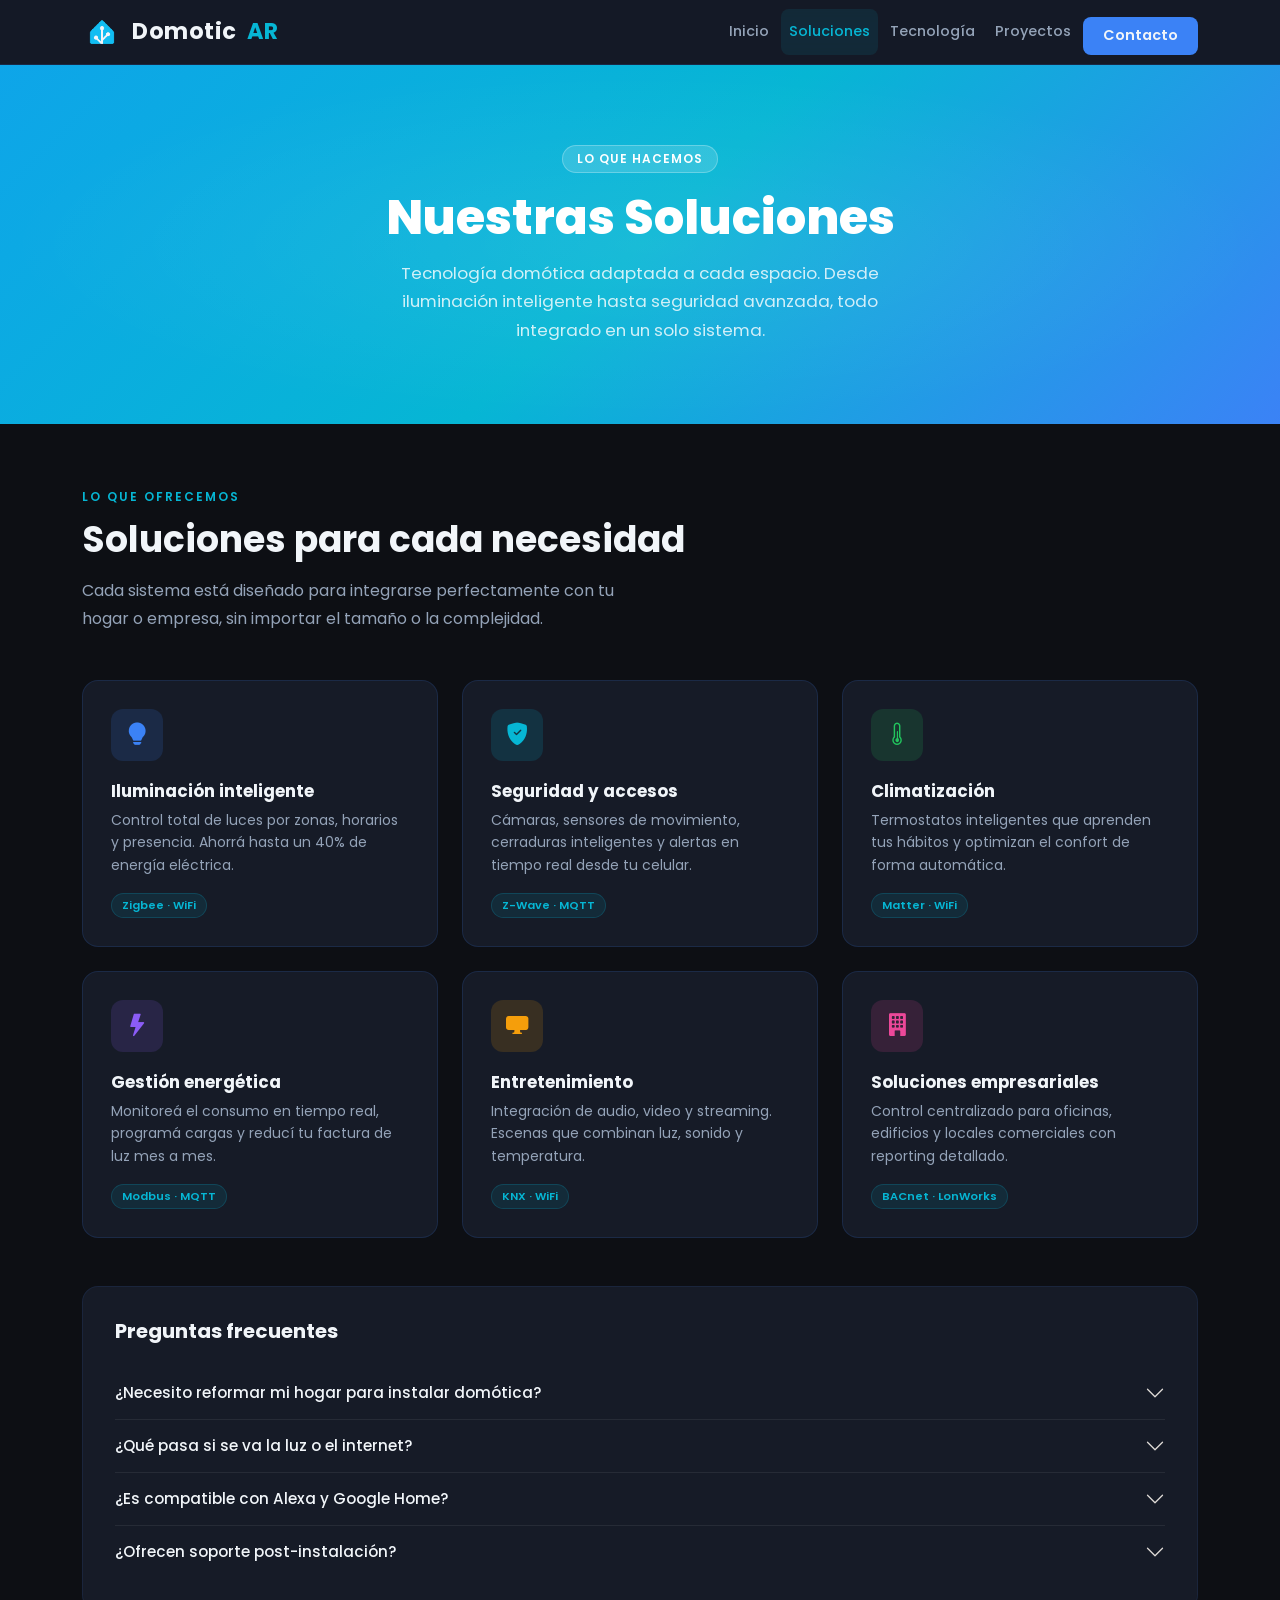
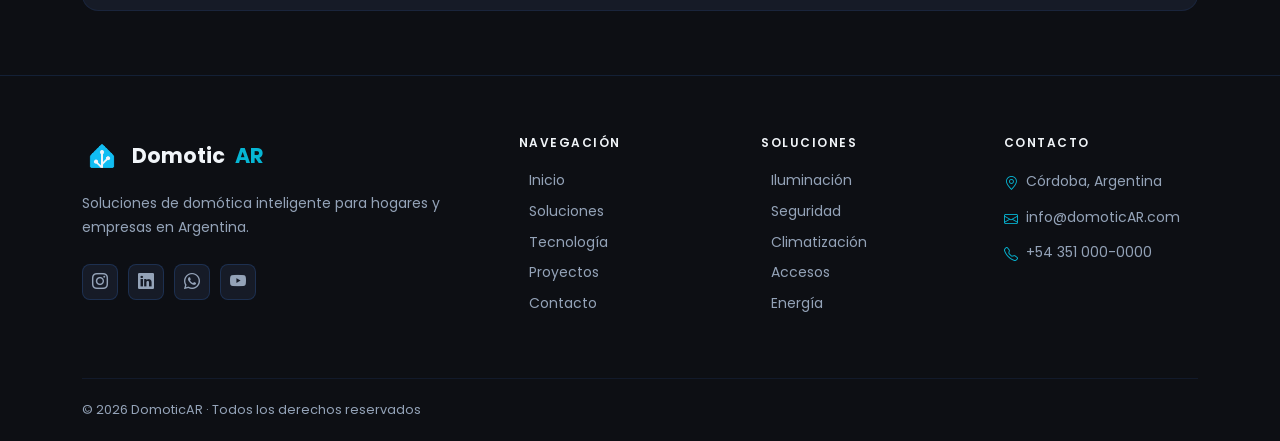
<file: pages/soluciones.html>
<!DOCTYPE html>
<html lang="es">
<head>
    <meta charset="UTF-8">
    <meta name="viewport" content="width=device-width, initial-scale=1.0">
    <meta name="description" content="Soluciones de domótica inteligente: iluminación, seguridad, climatización, energía y más. DomoticAR, Córdoba Argentina.">
    <meta name="keywords" content="domótica, iluminación inteligente, seguridad hogar, climatización, smart home Argentina">
    <meta name="author" content="DomoticAR">
    <meta property="og:title" content="Soluciones - DomoticAR">
    <meta property="og:description" content="Tecnología domótica adaptada a cada espacio.">
    <meta property="og:type" content="website">
    <title>Soluciones - DomoticAR</title>
    <link rel="icon" href="../assets/icons/logo.png" type="image/png">
    <!-- Google Fonts -->
    <link rel="preconnect" href="https://fonts.googleapis.com">
    <link rel="preconnect" href="https://fonts.gstatic.com" crossorigin>
    <link href="https://fonts.googleapis.com/css2?family=Poppins:wght@400;500;600;700;800&display=swap" rel="stylesheet">
    <!-- Bootstrap CSS -->
    <link href="https://cdn.jsdelivr.net/npm/bootstrap@5.3.3/dist/css/bootstrap.min.css" rel="stylesheet">
    <link rel="stylesheet" href="https://cdn.jsdelivr.net/npm/bootstrap-icons@1.11.3/font/bootstrap-icons.min.css">
    <!-- AOS Animation -->
    <link href="https://cdn.jsdelivr.net/npm/aos@2.3.4/dist/aos.css" rel="stylesheet">
    <!-- Custom CSS -->
    <link rel="stylesheet" href="../css/main.css">
</head>
<body>
    <header>
        <nav class="navbar navbar-expand-lg" id="mainNav">
            <div class="container">
                <a class="navbar-brand" href="../index.html">
                    <span class="brand-icon">
                        <img src="../assets/icons/logo.png" alt="Logo de DomoticAR">
                    </span>
                    Domotic<span class="brand-ar">AR</span>
                </a>
                <button class="navbar-toggler" type="button" data-bs-toggle="collapse" data-bs-target="#navbarMain" aria-controls="navbarMain" aria-expanded="false" aria-label="Abrir menú de navegación">
                    <span class="navbar-toggler-icon"></span>
                </button>
                <div class="collapse navbar-collapse" id="navbarMain">
                    <ul class="navbar-nav ms-auto align-items-lg-center gap-lg-1">
                        <li class="nav-item"><a class="nav-link" href="../index.html">Inicio</a></li>
                        <li class="nav-item"><a class="nav-link active" aria-current="page" href="soluciones.html">Soluciones</a></li>
                        <li class="nav-item"><a class="nav-link" href="tecnologia.html">Tecnología</a></li>
                        <li class="nav-item"><a class="nav-link" href="proyectos.html">Proyectos</a></li>
                        <li class="nav-item"><a class="nav-link nav-cta" href="contacto.html">Contacto</a></li>
                    </ul>
                </div>
            </div>
        </nav>
    </header>
    <main>
        <!-- PAGE HERO -->
        <section class="page-hero">
            <div class="container">
                <div class="page-hero-content" data-aos="fade-up">
                    <span class="page-hero-label">Lo que hacemos</span>
                    <h1 class="page-hero-title">Nuestras Soluciones</h1>
                    <p class="page-hero-desc">
                        Tecnología domótica adaptada a cada espacio. Desde iluminación inteligente hasta seguridad avanzada, todo integrado en un solo sistema.
                    </p>
                </div>
            </div>
        </section>
        <!-- CARDS DE SOLUCIONES -->
        <section class="sol-section" id="soluciones">
            <div class="container">
                <div class="section-header" data-aos="fade-up">
                    <span class="section-label">Lo que ofrecemos</span>
                    <h2 class="section-title">Soluciones para cada necesidad</h2>
                    <p class="section-desc">
                        Cada sistema está diseñado para integrarse perfectamente con tu hogar o empresa, sin importar el tamaño o la complejidad.
                    </p>
                </div>
                <div class="row g-4 mb-5">
                    <div class="col-12 col-md-6 col-lg-4" data-aos="fade-up" data-aos-delay="0">
                        <div class="sol-card">
                            <div class="sol-card-icon icon-blue">
                                <i class="bi bi-lightbulb-fill" aria-hidden="true"></i>
                            </div>
                            <h3 class="sol-card-title">Iluminación inteligente</h3>
                            <p class="sol-card-desc">Control total de luces por zonas, horarios y presencia. Ahorrá hasta un 40% de energía eléctrica.</p>
                            <span class="sol-card-tag">Zigbee · WiFi</span>
                        </div>
                    </div>
                    <div class="col-12 col-md-6 col-lg-4" data-aos="fade-up" data-aos-delay="100">
                        <div class="sol-card">
                            <div class="sol-card-icon icon-cyan">
                                <i class="bi bi-shield-fill-check" aria-hidden="true"></i>
                            </div>
                            <h3 class="sol-card-title">Seguridad y accesos</h3>
                            <p class="sol-card-desc">Cámaras, sensores de movimiento, cerraduras inteligentes y alertas en tiempo real desde tu celular.</p>
                            <span class="sol-card-tag">Z-Wave · MQTT</span>
                        </div>
                    </div>
                    <div class="col-12 col-md-6 col-lg-4" data-aos="fade-up" data-aos-delay="200">
                        <div class="sol-card">
                            <div class="sol-card-icon icon-green">
                                <i class="bi bi-thermometer-half" aria-hidden="true"></i>
                            </div>
                            <h3 class="sol-card-title">Climatización</h3>
                            <p class="sol-card-desc">Termostatos inteligentes que aprenden tus hábitos y optimizan el confort de forma automática.</p>
                            <span class="sol-card-tag">Matter · WiFi</span>
                        </div>
                    </div>
                    <div class="col-12 col-md-6 col-lg-4" data-aos="fade-up" data-aos-delay="0">
                        <div class="sol-card">
                            <div class="sol-card-icon icon-purple">
                                <i class="bi bi-lightning-fill" aria-hidden="true"></i>
                            </div>
                            <h3 class="sol-card-title">Gestión energética</h3>
                            <p class="sol-card-desc">Monitoreá el consumo en tiempo real, programá cargas y reducí tu factura de luz mes a mes.</p>
                            <span class="sol-card-tag">Modbus · MQTT</span>
                        </div>
                    </div>
                    <div class="col-12 col-md-6 col-lg-4" data-aos="fade-up" data-aos-delay="100">
                        <div class="sol-card">
                            <div class="sol-card-icon icon-amber">
                                <i class="bi bi-display-fill" aria-hidden="true"></i>
                            </div>
                            <h3 class="sol-card-title">Entretenimiento</h3>
                            <p class="sol-card-desc">Integración de audio, video y streaming. Escenas que combinan luz, sonido y temperatura.</p>
                            <span class="sol-card-tag">KNX · WiFi</span>
                        </div>
                    </div>
                    <div class="col-12 col-md-6 col-lg-4" data-aos="fade-up" data-aos-delay="200">
                        <div class="sol-card">
                            <div class="sol-card-icon icon-pink">
                                <i class="bi bi-building-fill" aria-hidden="true"></i>
                            </div>
                            <h3 class="sol-card-title">Soluciones empresariales</h3>
                            <p class="sol-card-desc">Control centralizado para oficinas, edificios y locales comerciales con reporting detallado.</p>
                            <span class="sol-card-tag">BACnet · LonWorks</span>
                        </div>
                    </div>
                </div>
                <!-- ACCORDION -->
                <div class="sol-faq" data-aos="fade-up">
                    <h2 class="sol-faq-title">Preguntas frecuentes</h2>
                    <div class="accordion" id="faqAccordion">
                        <div class="accordion-item">
                            <h3 class="accordion-header">
                                <button class="accordion-button collapsed" type="button" data-bs-toggle="collapse" data-bs-target="#faq1" aria-expanded="false" aria-controls="faq1">
                                    ¿Necesito reformar mi hogar para instalar domótica?
                                </button>
                            </h3>
                            <div id="faq1" class="accordion-collapse collapse" data-bs-parent="#faqAccordion">
                                <div class="accordion-body">
                                    No. La mayoría de nuestras soluciones son inalámbricas y se instalan sin obra. En casos puntuales puede requerirse cableado mínimo que realizamos nosotros.
                                </div>
                            </div>
                        </div>
                        <div class="accordion-item">
                            <h3 class="accordion-header">
                                <button class="accordion-button collapsed" type="button" data-bs-toggle="collapse" data-bs-target="#faq2" aria-expanded="false" aria-controls="faq2">
                                    ¿Qué pasa si se va la luz o el internet?
                                </button>
                            </h3>
                            <div id="faq2" class="accordion-collapse collapse" data-bs-parent="#faqAccordion">
                                <div class="accordion-body">
                                    Los dispositivos funcionan de forma local. Si se va internet, el control remoto se limita a la red local. Con generador, todo sigue operando normalmente.
                                </div>
                            </div>
                        </div>
                        <div class="accordion-item">
                            <h3 class="accordion-header">
                                <button class="accordion-button collapsed" type="button"
                                    data-bs-toggle="collapse" data-bs-target="#faq3"
                                    aria-expanded="false" aria-controls="faq3">
                                    ¿Es compatible con Alexa y Google Home?
                                </button>
                            </h3>
                            <div id="faq3" class="accordion-collapse collapse" data-bs-parent="#faqAccordion">
                                <div class="accordion-body">
                                    Sí. Integramos con los principales asistentes de voz y plataformas como Home Assistant, Apple Home y Google Home.
                                </div>
                            </div>
                        </div>
                        <div class="accordion-item">
                            <h3 class="accordion-header">
                                <button class="accordion-button collapsed" type="button"
                                    data-bs-toggle="collapse" data-bs-target="#faq4"
                                    aria-expanded="false" aria-controls="faq4">
                                    ¿Ofrecen soporte post-instalación?
                                </button>
                            </h3>
                            <div id="faq4" class="accordion-collapse collapse" data-bs-parent="#faqAccordion">
                                <div class="accordion-body">
                                    Todos nuestros proyectos incluyen soporte técnico por 12 meses. También ofrecemos planes de mantenimiento preventivo mensuales.
                                </div>
                            </div>
                        </div>
                    </div>
                </div>
            </div>
        </section>
    </main>
    <footer class="site-footer">
        <div class="container">
            <div class="footer-grid">
                <div class="footer-brand">
                    <a class="footer-logo" href="../index.html">
                        <span class="brand-icon">
                            <img src="../assets/icons/logo.png" alt="Logo de DomoticAR">
                        </span>
                        Domotic<span class="brand-ar">AR</span>
                    </a>
                    <p class="footer-desc">Soluciones de domótica inteligente para hogares y empresas en Argentina.</p>
                    <div class="social-links">
                        <a href="https://www.instagram.com/domotic_ar" class="social-link" aria-label="Instagram" target="_blank" rel="noopener"><i class="bi bi-instagram"></i></a>
                        <a href="https://www.linkedin.com/company/domoticar" class="social-link" aria-label="LinkedIn" target="_blank" rel="noopener"><i class="bi bi-linkedin"></i></a>
                        <a href="https://wa.me/543510000000" class="social-link" aria-label="WhatsApp" target="_blank" rel="noopener"><i class="bi bi-whatsapp"></i></a>
                        <a href="https://www.youtube.com/@DomoticAR" class="social-link" aria-label="YouTube" target="_blank" rel="noopener"><i class="bi bi-youtube"></i></a>
                    </div>
                </div>
                <div class="footer-col">
                    <h4 class="footer-heading">Navegación</h4>
                    <ul class="footer-links">
                        <li><a href="../index.html">Inicio</a></li>
                        <li><a href="soluciones.html">Soluciones</a></li>
                        <li><a href="tecnologia.html">Tecnología</a></li>
                        <li><a href="proyectos.html">Proyectos</a></li>
                        <li><a href="contacto.html">Contacto</a></li>
                    </ul>
                </div>
                <div class="footer-col">
                    <h4 class="footer-heading">Soluciones</h4>
                    <ul class="footer-links">
                        <li><a href="soluciones.html">Iluminación</a></li>
                        <li><a href="soluciones.html">Seguridad</a></li>
                        <li><a href="soluciones.html">Climatización</a></li>
                        <li><a href="soluciones.html">Accesos</a></li>
                        <li><a href="soluciones.html">Energía</a></li>
                    </ul>
                </div>
                <div class="footer-col">
                    <h4 class="footer-heading">Contacto</h4>
                    <address class="footer-contact">
                        <p><i class="bi bi-geo-alt" aria-hidden="true"></i> Córdoba, Argentina</p>
                        <p><i class="bi bi-envelope" aria-hidden="true"></i> info@domoticAR.com</p>
                        <p><i class="bi bi-telephone" aria-hidden="true"></i> +54 351 000-0000</p>
                    </address>
                </div>
            </div>
            <div class="footer-bottom">
                <p>&copy; 2026 DomoticAR &middot; Todos los derechos reservados</p>
            </div>
        </div>
    </footer>
    <!-- JavaScript -->
    <script src="https://cdn.jsdelivr.net/npm/bootstrap@5.3.3/dist/js/bootstrap.bundle.min.js"></script>
    <script src="https://cdn.jsdelivr.net/npm/aos@2.3.4/dist/aos.js"></script>
    <script>AOS.init({ duration: 600, once: true });</script>

</body>
</html>
</file>
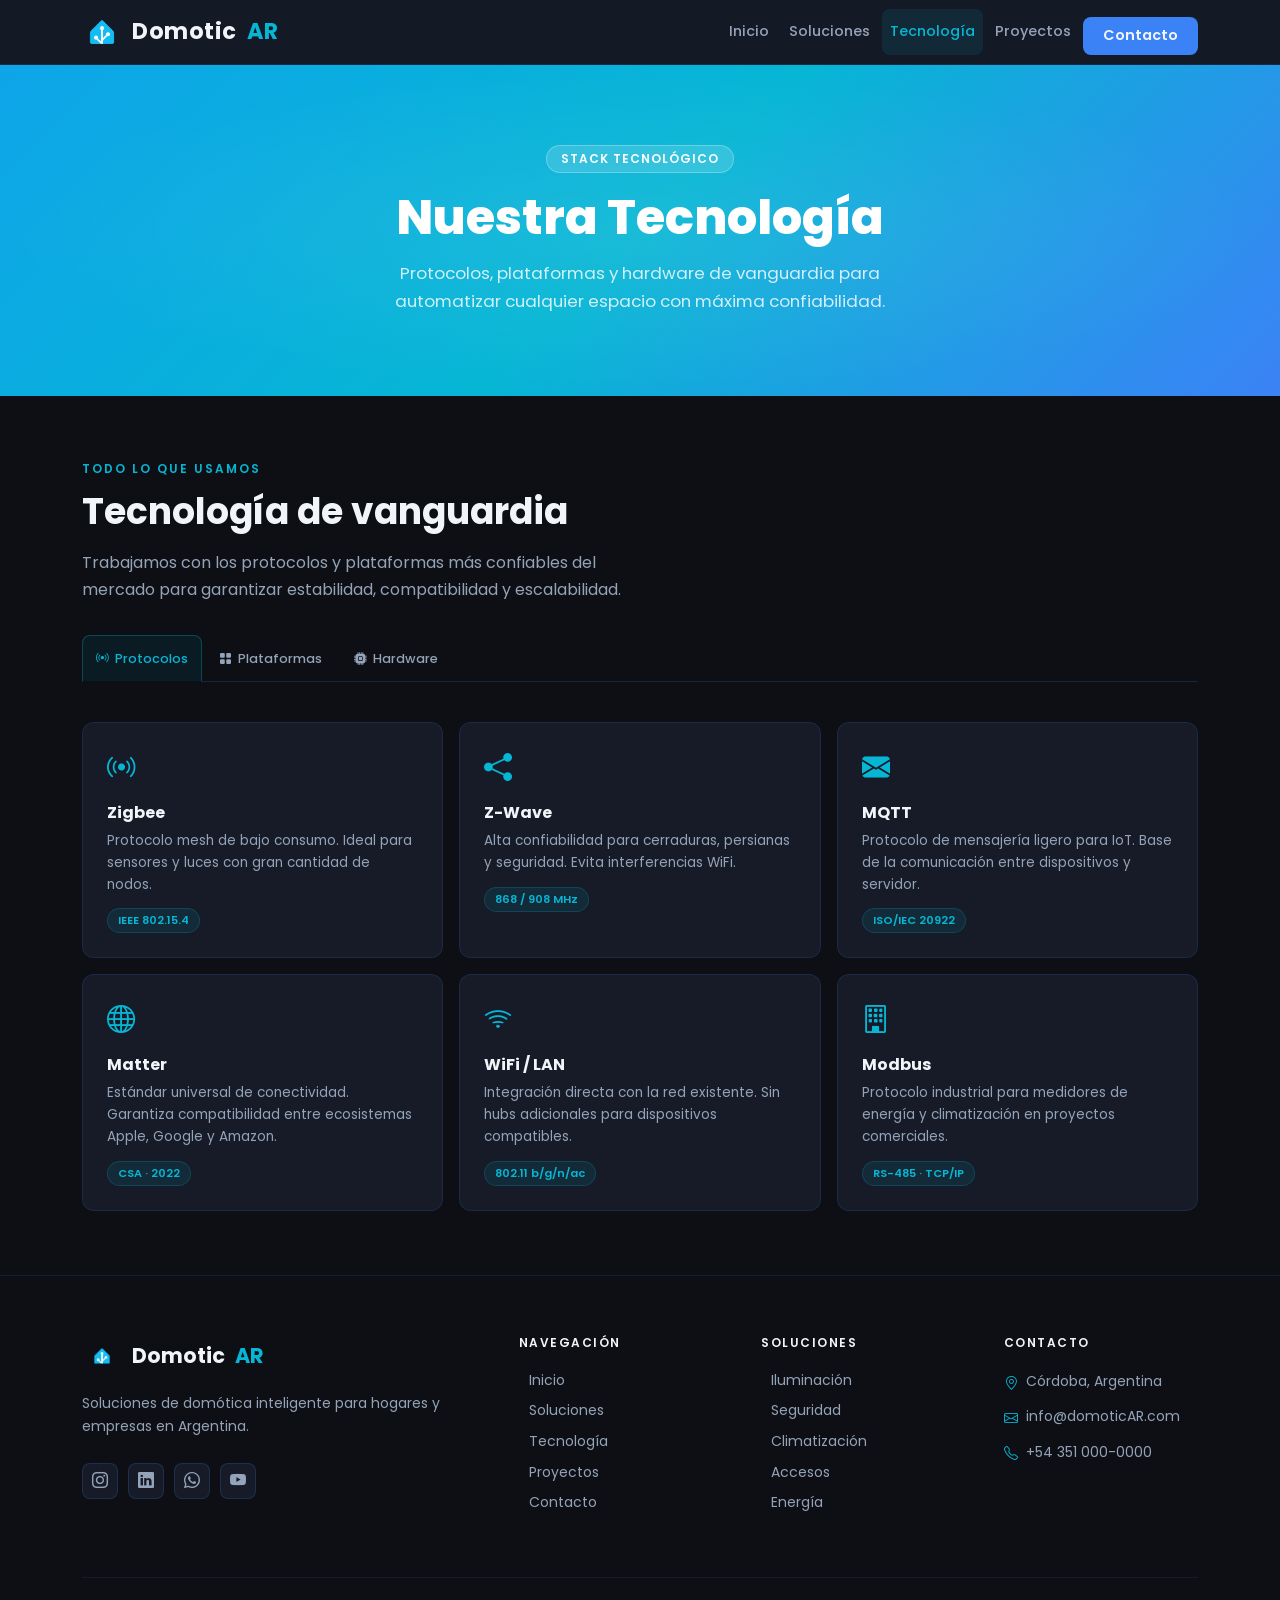
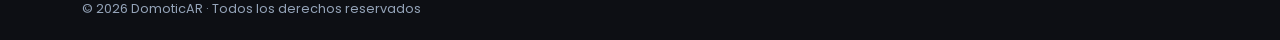
<file: pages/tecnologia.html>
<!DOCTYPE html>
<html lang="es">
<head>
    <meta charset="UTF-8">
    <meta name="viewport" content="width=device-width, initial-scale=1.0">
    <meta name="description" content="Tecnología domótica: protocolos Zigbee, Z-Wave, MQTT, Matter. Plataformas Home Assistant, Google Home, Apple HomeKit. DomoticAR Córdoba.">
    <meta name="keywords" content="Zigbee, Z-Wave, MQTT, Matter, Home Assistant, domótica Argentina">
    <meta name="author" content="DomoticAR">
    <meta property="og:title" content="Tecnología - DomoticAR">
    <meta property="og:description" content="Protocolos, plataformas y hardware de vanguardia para automatizar cualquier espacio.">
    <meta property="og:type" content="website">
    <title>Tecnología - DomoticAR</title>
    <link rel="icon" href="../assets/icons/logo.png" type="image/png">
    <!-- Google Fonts -->
    <link rel="preconnect" href="https://fonts.googleapis.com">
    <link rel="preconnect" href="https://fonts.gstatic.com" crossorigin>
    <link href="https://fonts.googleapis.com/css2?family=Poppins:wght@400;500;600;700;800&display=swap" rel="stylesheet">
    <!-- Bootstrap CSS -->
    <link href="https://cdn.jsdelivr.net/npm/bootstrap@5.3.3/dist/css/bootstrap.min.css" rel="stylesheet">
    <link rel="stylesheet" href="https://cdn.jsdelivr.net/npm/bootstrap-icons@1.11.3/font/bootstrap-icons.min.css">
    <!-- AOS Animation -->
    <link href="https://cdn.jsdelivr.net/npm/aos@2.3.4/dist/aos.css" rel="stylesheet">
    <!-- Custom CSS -->
    <link rel="stylesheet" href="../css/main.css">
</head>
<body>
    <header>
        <nav class="navbar navbar-expand-lg" id="mainNav">
            <div class="container">
                <a class="navbar-brand" href="../index.html">
                    <span class="brand-icon">
                        <img src="../assets/icons/logo.png" alt="Logo de DomoticAR">
                    </span>
                    Domotic<span class="brand-ar">AR</span>
                </a>
                <button class="navbar-toggler" type="button" data-bs-toggle="collapse" data-bs-target="#navbarMain" aria-controls="navbarMain" aria-expanded="false" aria-label="Abrir menú de navegación">
                    <span class="navbar-toggler-icon"></span>
                </button>
                <div class="collapse navbar-collapse" id="navbarMain">
                    <ul class="navbar-nav ms-auto align-items-lg-center gap-lg-1">
                        <li class="nav-item"><a class="nav-link" href="../index.html">Inicio</a></li>
                        <li class="nav-item"><a class="nav-link" href="soluciones.html">Soluciones</a></li>
                        <li class="nav-item"><a class="nav-link active" aria-current="page" href="tecnologia.html">Tecnología</a></li>
                        <li class="nav-item"><a class="nav-link" href="proyectos.html">Proyectos</a></li>
                        <li class="nav-item"><a class="nav-link nav-cta" href="contacto.html">Contacto</a></li>
                    </ul>
                </div>
            </div>
        </nav>
    </header>
    <main>
        <!-- PAGE HERO -->
        <section class="page-hero">
            <div class="container">
                <div class="page-hero-content" data-aos="fade-up">
                    <span class="page-hero-label">Stack tecnológico</span>
                    <h1 class="page-hero-title">Nuestra Tecnología</h1>
                    <p class="page-hero-desc">
                        Protocolos, plataformas y hardware de vanguardia para automatizar cualquier espacio con máxima confiabilidad.
                    </p>
                </div>
            </div>
        </section>
        <!-- TABS DE TECNOLOGÍA -->
        <section class="tech-section">
            <div class="container">
                <div class="section-header" data-aos="fade-up">
                    <span class="section-label">Todo lo que usamos</span>
                    <h2 class="section-title">Tecnología de vanguardia</h2>
                    <p class="section-desc">
                        Trabajamos con los protocolos y plataformas más confiables del mercado para garantizar estabilidad, compatibilidad y escalabilidad.
                    </p>
                </div>
                <!-- Bootstrap Tabs -->
                <ul class="nav nav-tabs tech-tabs" id="techTabs" role="tablist" data-aos="fade-up">
                    <li class="nav-item" role="presentation">
                        <button class="nav-link active" id="protocolos-tab" data-bs-toggle="tab" data-bs-target="#protocolos" type="button" role="tab" aria-controls="protocolos" aria-selected="true">
                            <i class="bi bi-broadcast" aria-hidden="true"></i>
                            Protocolos
                        </button>
                    </li>
                    <li class="nav-item" role="presentation">
                        <button class="nav-link" id="plataformas-tab" data-bs-toggle="tab" data-bs-target="#plataformas" type="button" role="tab" aria-controls="plataformas" aria-selected="false">
                            <i class="bi bi-grid-fill" aria-hidden="true"></i>
                            Plataformas
                        </button>
                    </li>
                    <li class="nav-item" role="presentation">
                        <button class="nav-link" id="hardware-tab" data-bs-toggle="tab" data-bs-target="#hardware" type="button" role="tab" aria-controls="hardware" aria-selected="false">
                            <i class="bi bi-cpu-fill" aria-hidden="true"></i>
                            Hardware
                        </button>
                    </li>
                </ul>
                <div class="tab-content tech-tab-content" id="techTabsContent">
                    <!-- PROTOCOLOS -->
                    <div class="tab-pane fade show active" id="protocolos" role="tabpanel" aria-labelledby="protocolos-tab">
                        <div class="row g-3">
                            <div class="col-12 col-md-6 col-lg-4">
                                <div class="tech-card">
                                    <i class="bi bi-broadcast tech-card-icon" aria-hidden="true"></i>
                                    <h3 class="tech-card-name">Zigbee</h3>
                                    <p class="tech-card-desc">Protocolo mesh de bajo consumo. Ideal para sensores y luces con gran cantidad de nodos.</p>
                                    <span class="tech-card-badge">IEEE 802.15.4</span>
                                </div>
                            </div>
                            <div class="col-12 col-md-6 col-lg-4">
                                <div class="tech-card">
                                    <i class="bi bi-share-fill tech-card-icon" aria-hidden="true"></i>
                                    <h3 class="tech-card-name">Z-Wave</h3>
                                    <p class="tech-card-desc">Alta confiabilidad para cerraduras, persianas y seguridad. Evita interferencias WiFi.</p>
                                    <span class="tech-card-badge">868 / 908 MHz</span>
                                </div>
                            </div>
                            <div class="col-12 col-md-6 col-lg-4">
                                <div class="tech-card">
                                    <i class="bi bi-envelope-fill tech-card-icon" aria-hidden="true"></i>
                                    <h3 class="tech-card-name">MQTT</h3>
                                    <p class="tech-card-desc">Protocolo de mensajería ligero para IoT. Base de la comunicación entre dispositivos y servidor.</p>
                                    <span class="tech-card-badge">ISO/IEC 20922</span>
                                </div>
                            </div>
                            <div class="col-12 col-md-6 col-lg-4">
                                <div class="tech-card">
                                    <i class="bi bi-globe tech-card-icon" aria-hidden="true"></i>
                                    <h3 class="tech-card-name">Matter</h3>
                                    <p class="tech-card-desc">Estándar universal de conectividad. Garantiza compatibilidad entre ecosistemas Apple, Google y Amazon.</p>
                                    <span class="tech-card-badge">CSA · 2022</span>
                                </div>
                            </div>
                            <div class="col-12 col-md-6 col-lg-4">
                                <div class="tech-card">
                                    <i class="bi bi-wifi tech-card-icon" aria-hidden="true"></i>
                                    <h3 class="tech-card-name">WiFi / LAN</h3>
                                    <p class="tech-card-desc">Integración directa con la red existente. Sin hubs adicionales para dispositivos compatibles.</p>
                                    <span class="tech-card-badge">802.11 b/g/n/ac</span>
                                </div>
                            </div>
                            <div class="col-12 col-md-6 col-lg-4">
                                <div class="tech-card">
                                    <i class="bi bi-building tech-card-icon" aria-hidden="true"></i>
                                    <h3 class="tech-card-name">Modbus</h3>
                                    <p class="tech-card-desc">Protocolo industrial para medidores de energía y climatización en proyectos comerciales.</p>
                                    <span class="tech-card-badge">RS-485 · TCP/IP</span>
                                </div>
                            </div>
                        </div>
                    </div>
                    <!-- PLATAFORMAS -->
                    <div class="tab-pane fade" id="plataformas" role="tabpanel" aria-labelledby="plataformas-tab">
                        <div class="row g-3">
                            <div class="col-12 col-md-6">
                                <div class="platform-card">
                                    <div class="platform-icon icon-blue">
                                        <i class="bi bi-house-fill" aria-hidden="true"></i>
                                    </div>
                                    <div class="platform-info">
                                        <h3 class="platform-name">Home Assistant</h3>
                                        <p class="platform-desc">Plataforma open source local. Control total sin depender de la nube. Nuestra principal herramienta de integración.</p>
                                    </div>
                                </div>
                            </div>
                            <div class="col-12 col-md-6">
                                <div class="platform-card">
                                    <div class="platform-icon icon-green">
                                        <i class="bi bi-google" aria-hidden="true"></i>
                                    </div>
                                    <div class="platform-info">
                                        <h3 class="platform-name">Google Home</h3>
                                        <p class="platform-desc">Integración con el ecosistema Google. Control por voz con Google Assistant y gestión desde la app.</p>
                                    </div>
                                </div>
                            </div>
                            <div class="col-12 col-md-6">
                                <div class="platform-card">
                                    <div class="platform-icon icon-amber">
                                        <i class="bi bi-apple" aria-hidden="true"></i>
                                    </div>
                                    <div class="platform-info">
                                        <h3 class="platform-name">Apple HomeKit</h3>
                                        <p class="platform-desc">Para usuarios del ecosistema Apple. Siri, automatizaciones y control desde iPhone, iPad y Mac.</p>
                                    </div>
                                </div>
                            </div>
                            <div class="col-12 col-md-6">
                                <div class="platform-card">
                                    <div class="platform-icon icon-purple">
                                        <i class="bi bi-mic-fill" aria-hidden="true"></i>
                                    </div>
                                    <div class="platform-info">
                                        <h3 class="platform-name">Amazon Alexa</h3>
                                        <p class="platform-desc">Control por voz con Alexa. Compatible con Echo y dispositivos Fire para automatización por comandos.</p>
                                    </div>
                                </div>
                            </div>
                        </div>
                    </div>

                    <!-- HARDWARE -->
                    <div class="tab-pane fade" id="hardware" role="tabpanel" aria-labelledby="hardware-tab">
                        <div class="row g-3">
                            <div class="col-12 col-md-6 col-lg-4">
                                <div class="tech-card">
                                    <i class="bi bi-cpu tech-card-icon" aria-hidden="true"></i>
                                    <h3 class="tech-card-name">Raspberry Pi</h3>
                                    <p class="tech-card-desc">Servidor local para Home Assistant. Bajo consumo, alta confiabilidad y control 100% local.</p>
                                    <span class="tech-card-badge">ARM · Linux</span>
                                </div>
                            </div>
                            <div class="col-12 col-md-6 col-lg-4">
                                <div class="tech-card">
                                    <i class="bi bi-toggles tech-card-icon" aria-hidden="true"></i>
                                    <h3 class="tech-card-name">Sonoff</h3>
                                    <p class="tech-card-desc">Relés y switches inteligentes WiFi. Excelente relación costo-beneficio para automatización básica.</p>
                                    <span class="tech-card-badge">ESP32 · WiFi</span>
                                </div>
                            </div>
                            <div class="col-12 col-md-6 col-lg-4">
                                <div class="tech-card">
                                    <i class="bi bi-plug-fill tech-card-icon" aria-hidden="true"></i>
                                    <h3 class="tech-card-name">Shelly</h3>
                                    <p class="tech-card-desc">Módulos compactos que se instalan dentro de cajas de luz existentes. Sin cambiar interruptores.</p>
                                    <span class="tech-card-badge">WiFi · MQTT</span>
                                </div>
                            </div>
                            <div class="col-12 col-md-6 col-lg-4">
                                <div class="tech-card">
                                    <i class="bi bi-lightbulb-fill tech-card-icon" aria-hidden="true"></i>
                                    <h3 class="tech-card-name">Philips Hue</h3>
                                    <p class="tech-card-desc">Iluminación inteligente premium con millones de colores. Bridge Zigbee incluido.</p>
                                    <span class="tech-card-badge">Zigbee · Matter</span>
                                </div>
                            </div>
                            <div class="col-12 col-md-6 col-lg-4">
                                <div class="tech-card">
                                    <i class="bi bi-thermometer-half tech-card-icon" aria-hidden="true"></i>
                                    <h3 class="tech-card-name">Aqara</h3>
                                    <p class="tech-card-desc">Sensores de temperatura, humedad, movimiento y puertas. Alta precisión y bajo costo.</p>
                                    <span class="tech-card-badge">Zigbee · HomeKit</span>
                                </div>
                            </div>
                            <div class="col-12 col-md-6 col-lg-4">
                                <div class="tech-card">
                                    <i class="bi bi-lock-fill tech-card-icon" aria-hidden="true"></i>
                                    <h3 class="tech-card-name">Yale / Nuki</h3>
                                    <p class="tech-card-desc">Cerraduras inteligentes para accesos seguros. Códigos temporales, historial y apertura remota.</p>
                                    <span class="tech-card-badge">Z-Wave · BLE</span>
                                </div>
                            </div>
                        </div>
                    </div>

                </div>
            </div>
        </section>

    </main>

    <footer class="site-footer">
        <div class="container">
            <div class="footer-grid">
                <div class="footer-brand">
                    <a class="footer-logo" href="../index.html">
                        <span class="brand-icon">
                            <img src="../assets/icons/logo.png" alt="" aria-hidden="true" width="26" height="26">
                        </span>
                        Domotic<span class="brand-ar">AR</span>
                    </a>
                    <p class="footer-desc">Soluciones de domótica inteligente para hogares y empresas en Argentina.</p>
                    <div class="social-links">
                        <a href="https://www.instagram.com/domotic_ar" class="social-link" aria-label="Instagram" target="_blank" rel="noopener"><i class="bi bi-instagram"></i></a>
                        <a href="https://www.linkedin.com/company/domoticar" class="social-link" aria-label="LinkedIn" target="_blank" rel="noopener"><i class="bi bi-linkedin"></i></a>
                        <a href="https://wa.me/543510000000" class="social-link" aria-label="WhatsApp" target="_blank" rel="noopener"><i class="bi bi-whatsapp"></i></a>
                        <a href="https://www.youtube.com/@DomoticAR" class="social-link" aria-label="YouTube" target="_blank" rel="noopener"><i class="bi bi-youtube"></i></a>
                    </div>
                </div>
                <div class="footer-col">
                    <h4 class="footer-heading">Navegación</h4>
                    <ul class="footer-links">
                        <li><a href="../index.html">Inicio</a></li>
                        <li><a href="soluciones.html">Soluciones</a></li>
                        <li><a href="tecnologia.html">Tecnología</a></li>
                        <li><a href="proyectos.html">Proyectos</a></li>
                        <li><a href="contacto.html">Contacto</a></li>
                    </ul>
                </div>
                <div class="footer-col">
                    <h4 class="footer-heading">Soluciones</h4>
                    <ul class="footer-links">
                        <li><a href="soluciones.html">Iluminación</a></li>
                        <li><a href="soluciones.html">Seguridad</a></li>
                        <li><a href="soluciones.html">Climatización</a></li>
                        <li><a href="soluciones.html">Accesos</a></li>
                        <li><a href="soluciones.html">Energía</a></li>
                    </ul>
                </div>
                <div class="footer-col">
                    <h4 class="footer-heading">Contacto</h4>
                    <address class="footer-contact">
                        <p><i class="bi bi-geo-alt" aria-hidden="true"></i> Córdoba, Argentina</p>
                        <p><i class="bi bi-envelope" aria-hidden="true"></i> info@domoticAR.com</p>
                        <p><i class="bi bi-telephone" aria-hidden="true"></i> +54 351 000-0000</p>
                    </address>
                </div>
            </div>
            <div class="footer-bottom">
                <p>&copy; 2026 DomoticAR &middot; Todos los derechos reservados</p>
            </div>
        </div>
    </footer>
    <!-- Scripts -->
    <script src="https://cdn.jsdelivr.net/npm/bootstrap@5.3.3/dist/js/bootstrap.bundle.min.js"></script>
    <script src="https://cdn.jsdelivr.net/npm/aos@2.3.4/dist/aos.js"></script>
    <script>AOS.init({ duration: 600, once: true });</script>
</body>
</html>
</file>
<file: css/main.css>
.sol-card, .why-section .why-card {
  background: #161B27;
  border: 1px solid rgba(59, 130, 246, 0.15);
  border-radius: 16px;
  transition: transform 0.3s ease, box-shadow 0.3s ease;
}
.sol-card:hover, .why-section .why-card:hover {
  transform: translateY(-6px);
  box-shadow: 0 16px 48px rgba(6, 182, 212, 0.15);
}

.contact-section, .sol-section, .why-section, .proj-section {
  padding: 64px 0;
}

.social-link {
  display: flex;
  align-items: center;
  justify-content: center;
}

* {
  margin: 0;
  padding: 0;
  box-sizing: border-box;
}

body {
  font-family: "Poppins", sans-serif;
  font-size: 16px;
  background-color: #0D0F14;
  color: #F1F5F9;
}

body {
  font-family: "Poppins", sans-serif;
  font-size: 16px;
  color: #F1F5F9;
  background-color: #0D0F14;
}

h1, h2, h3, h4, h5, h6 {
  font-family: "Poppins", sans-serif;
  font-weight: 700;
  color: #F1F5F9;
}

p {
  line-height: 1.7;
  color: #94A3B8;
}

a {
  color: #06B6D4;
  text-decoration: none;
  transition: color 0.2s ease;
}
a:hover {
  color: #3B82F6;
}

.navbar {
  background-color: rgba(22, 27, 39, 0.95);
  backdrop-filter: blur(12px);
  border-bottom: 1px solid rgba(59, 130, 246, 0.15);
  padding: 0 0;
  min-height: 64px;
  position: sticky;
  top: 0;
  z-index: 1000;
}
.navbar .container {
  display: flex;
  align-items: center;
  min-height: 64px;
}
.navbar .navbar-brand {
  display: flex;
  align-items: center;
  gap: 10px;
  font-family: "Poppins", sans-serif;
  font-weight: 700;
  font-size: 1.4rem;
  color: #F1F5F9;
  letter-spacing: 0.5px;
  text-decoration: none;
  transition: opacity 0.2s ease;
}
.navbar .navbar-brand:hover {
  opacity: 0.85;
}
.navbar .navbar-brand .brand-icon {
  width: 40px;
  height: 40px;
  display: flex;
  align-items: center;
  justify-content: center;
}
.navbar .navbar-brand .brand-icon img {
  max-width: 100%;
  max-height: 100%;
  display: block;
}
.navbar .navbar-brand .brand-ar {
  color: #06B6D4;
}
.navbar .nav-link {
  font-family: "Poppins", sans-serif;
  font-size: 0.875rem;
  font-weight: 500;
  color: #94A3B8;
  padding: 0.75rem 1rem;
  border-radius: 8px;
  transition: color 0.2s ease, background-color 0.2s ease;
}
.navbar .nav-link:hover {
  color: #F1F5F9;
  background-color: rgba(59, 130, 246, 0.1);
}
.navbar .nav-link.active {
  color: #06B6D4;
  background-color: rgba(6, 182, 212, 0.1);
}
.navbar .nav-link.nav-cta {
  background-color: #3B82F6;
  color: #F1F5F9;
  font-weight: 600;
  padding: 0.5rem 1.25rem;
  margin-top: 0.5rem;
  text-align: center;
  display: block;
}
.navbar .nav-link.nav-cta:hover {
  background-color: rgb(19.9912195122, 105.1219512195, 244.2087804878);
  color: #F1F5F9;
  transform: translateY(-1px);
}
.navbar .navbar-toggler {
  border: 1px solid rgba(59, 130, 246, 0.3);
  border-radius: 8px;
  padding: 0.4rem 0.6rem;
}
.navbar .navbar-toggler:focus {
  box-shadow: 0 0 0 3px rgba(59, 130, 246, 0.25);
}
.navbar .navbar-toggler .navbar-toggler-icon {
  filter: invert(1);
}
.navbar .navbar-collapse {
  background-color: #0D0F14;
  padding: 1rem;
  border-top: 1px solid rgba(59, 130, 246, 0.15);
  border-radius: 0 0 12px 12px;
  position: absolute;
  top: 64px;
  left: 0;
  right: 0;
  width: 100%;
}

.site-footer {
  background-color: #0D0F14;
  border-top: 1px solid rgba(59, 130, 246, 0.15);
  padding: 60px 0 0;
  color: #94A3B8;
  font-size: 0.875rem;
}
.site-footer .footer-grid {
  display: grid;
  grid-template-columns: 1fr 1fr;
  gap: 2rem;
  margin-bottom: 3rem;
}
.site-footer .footer-brand {
  grid-column: 1/-1;
}
.site-footer .footer-brand .brand-icon {
  width: 40px;
  height: 40px;
  display: flex;
  align-items: center;
  justify-content: center;
}
.site-footer .footer-brand .brand-icon img {
  max-width: 100%;
  max-height: 100%;
  display: block;
}
.site-footer .footer-brand .footer-logo {
  display: flex;
  align-items: center;
  gap: 10px;
  font-family: "Poppins", sans-serif;
  font-size: 1.3rem;
  font-weight: 700;
  color: #F1F5F9;
  text-decoration: none;
  margin-bottom: 1rem;
}
.site-footer .footer-brand .footer-logo .brand-ar {
  color: #06B6D4;
}
.site-footer .footer-brand .footer-desc {
  line-height: 1.7;
  margin-bottom: 1.5rem;
  color: #94A3B8;
}
.site-footer .social-links {
  display: flex;
  gap: 10px;
}
.site-footer .social-link {
  width: 36px;
  height: 36px;
  border-radius: 8px;
  border: 1px solid rgba(59, 130, 246, 0.2);
  background: #161B27;
  display: flex;
  align-items: center;
  justify-content: center;
  color: #94A3B8;
  text-decoration: none;
  font-size: 1rem;
  transition: all 0.2s ease;
}
.site-footer .social-link:hover {
  border-color: #06B6D4;
  color: #06B6D4;
  background: rgba(6, 182, 212, 0.1);
}
.site-footer .footer-heading {
  font-size: 0.75rem;
  font-weight: 600;
  text-transform: uppercase;
  letter-spacing: 1.5px;
  color: #F1F5F9;
  margin-bottom: 1.25rem;
}
.site-footer .footer-links {
  list-style: none;
  padding: 0;
  display: flex;
  flex-direction: column;
  gap: 0.6rem;
}
.site-footer .footer-links a {
  color: #94A3B8;
  text-decoration: none;
  display: flex;
  align-items: center;
  gap: 6px;
  transition: color 0.2s ease, gap 0.2s ease;
}
.site-footer .footer-links a::before {
  content: "";
  width: 4px;
  height: 4px;
  border-radius: 50%;
  background: #3B82F6;
  opacity: 0;
  transition: opacity 0.2s ease;
  flex-shrink: 0;
}
.site-footer .footer-links a:hover {
  color: #06B6D4;
  gap: 10px;
}
.site-footer .footer-links a:hover::before {
  opacity: 1;
}
.site-footer .footer-contact {
  font-style: normal;
  display: flex;
  flex-direction: column;
  gap: 0.6rem;
}
.site-footer .footer-contact p {
  display: flex;
  align-items: flex-start;
  gap: 8px;
  color: #94A3B8;
  margin: 0;
}
.site-footer .footer-contact p i {
  color: #06B6D4;
  flex-shrink: 0;
  margin-top: 2px;
}
.site-footer .footer-bottom {
  border-top: 1px solid rgba(59, 130, 246, 0.1);
  padding: 1.25rem 0;
  display: flex;
  align-items: center;
  justify-content: space-between;
  flex-wrap: wrap;
  gap: 0.5rem;
}
.site-footer .footer-bottom p {
  font-size: 0.8rem;
  color: #94A3B8;
  margin: 0;
}

@keyframes pulse {
  0%, 100% {
    opacity: 1;
  }
  50% {
    opacity: 0.4;
  }
}
@keyframes fadeInUp {
  from {
    opacity: 0;
    transform: translateY(30px);
  }
  to {
    opacity: 1;
    transform: translateY(0);
  }
}
@keyframes fadeInRight {
  from {
    opacity: 0;
    transform: translateX(-30px);
  }
  to {
    opacity: 1;
    transform: translateX(0);
  }
}
@keyframes pulse {
  0%, 100% {
    opacity: 1;
  }
  50% {
    opacity: 0.4;
  }
}
.hero {
  background: linear-gradient(135deg, #0EA5E9 0%, #06B6D4 50%, #3B82F6 100%);
  min-height: 88vh;
  display: flex;
  align-items: center;
  padding: 64px 0;
  position: relative;
  overflow: hidden;
}
.hero::before {
  content: "";
  position: absolute;
  inset: 0;
  background: radial-gradient(ellipse at 70% 50%, rgba(255, 255, 255, 0.08) 0%, transparent 60%);
  pointer-events: none;
}
.hero .hero-grid {
  display: grid;
  grid-template-columns: 1fr;
  gap: 3rem;
  align-items: center;
  position: relative;
  z-index: 1;
}
@media (min-width: 768px) {
  .hero .hero-grid {
    grid-template-columns: 1fr 1fr;
    gap: 4rem;
  }
}
.hero .hero-content {
  animation: fadeInUp 0.8s ease both;
}
.hero .hero-visual {
  animation: fadeInRight 0.8s ease 0.3s both;
}
.hero .hero-title {
  font-size: clamp(3rem, 8vw, 6rem);
  font-weight: 800;
  color: white;
  line-height: 1.1;
  margin-bottom: 1.25rem;
  animation: fadeInUp 0.8s ease 0.1s both;
}
.hero .hero-title .hero-title-alt {
  display: block;
  color: rgba(255, 255, 255, 0.75);
}
.hero .hero-desc {
  font-size: 1.1rem;
  color: rgba(255, 255, 255, 0.85);
  line-height: 1.7;
  margin-bottom: 2rem;
  max-width: 480px;
}
.hero .hero-actions {
  display: flex;
  gap: 1rem;
  flex-wrap: wrap;
  margin-bottom: 2.5rem;
}
.hero .btn-hero-primary {
  background: white;
  color: #0EA5E9;
  border: none;
  padding: 0.875rem 1.75rem;
  border-radius: 10px;
  font-weight: 700;
  font-size: 0.95rem;
  display: inline-flex;
  align-items: center;
  gap: 8px;
  transition: transform 0.2s ease, box-shadow 0.2s ease;
}
.hero .btn-hero-primary:hover {
  transform: translateY(-2px);
  box-shadow: 0 8px 24px rgba(0, 0, 0, 0.2);
  color: #0EA5E9;
}
.hero .btn-hero-outline {
  background: transparent;
  color: white;
  border: 2px solid rgba(255, 255, 255, 0.5);
  padding: 0.875rem 1.75rem;
  border-radius: 10px;
  font-weight: 600;
  font-size: 0.95rem;
  transition: all 0.2s ease;
}
.hero .btn-hero-outline:hover {
  background: rgba(255, 255, 255, 0.15);
  border-color: white;
  color: white;
}
.hero .hero-stats {
  display: flex;
  gap: 2rem;
  flex-wrap: wrap;
}
.hero .hero-stat {
  display: flex;
  flex-direction: column;
}
.hero .hero-stat .hero-stat-number {
  font-size: 1.5rem;
  font-weight: 800;
  color: white;
  line-height: 1;
}
.hero .hero-stat .hero-stat-label {
  font-size: 0.75rem;
  color: rgba(255, 255, 255, 0.7);
  margin-top: 4px;
}
.hero .device-panel {
  background: rgba(13, 15, 20, 0.45);
  border: 1px solid rgba(255, 255, 255, 0.15);
  border-radius: 20px;
  padding: 1.5rem;
  backdrop-filter: blur(20px);
}
.hero .device-panel-header {
  display: flex;
  align-items: center;
  gap: 12px;
  margin-bottom: 1.25rem;
  padding-bottom: 1rem;
  border-bottom: 1px solid rgba(255, 255, 255, 0.1);
}
.hero .device-panel-header .device-panel-icon {
  width: 36px;
  height: 36px;
  background: linear-gradient(135deg, #3B82F6, #06B6D4);
  border-radius: 9px;
  display: flex;
  align-items: center;
  justify-content: center;
  color: white;
  font-size: 1.1rem;
}
.hero .device-panel-header .device-panel-title {
  color: white;
  font-weight: 600;
  font-size: 0.9rem;
  margin: 0;
}
.hero .device-panel-header .device-panel-sub {
  color: rgba(255, 255, 255, 0.5);
  font-size: 0.75rem;
  margin: 0;
}
.hero .device-grid {
  display: grid;
  grid-template-columns: 1fr 1fr;
  gap: 0.75rem;
}
.hero .device-card {
  background: rgba(255, 255, 255, 0.07);
  border: 1px solid rgba(255, 255, 255, 0.1);
  border-radius: 12px;
  padding: 1rem;
  transition: background 0.2s ease;
}
.hero .device-card:hover {
  background: rgba(255, 255, 255, 0.12);
}
.hero .device-card .device-icon {
  font-size: 1.4rem;
  color: #06B6D4;
  display: block;
  margin-bottom: 0.5rem;
}
.hero .device-card .device-name {
  color: white;
  font-size: 0.8rem;
  font-weight: 600;
  margin: 0 0 2px;
}
.hero .device-card .device-status {
  color: rgba(255, 255, 255, 0.45);
  font-size: 0.7rem;
  margin: 0;
}
.hero .device-card .device-status.active {
  color: #22C55E;
}

.device-card-top {
  display: flex;
  align-items: center;
  justify-content: space-between;
  margin-bottom: 0.5rem;
}

.device-toggle {
  width: 36px;
  height: 20px;
  border-radius: 10px;
  position: relative;
  cursor: pointer;
  transition: background 0.3s ease;
  flex-shrink: 0;
}
.device-toggle.on {
  background: #22C55E;
}
.device-toggle.off {
  background: rgba(255, 255, 255, 0.2);
}
.device-toggle::after {
  content: "";
  position: absolute;
  top: 3px;
  width: 14px;
  height: 14px;
  border-radius: 50%;
  background: white;
  transition: left 0.3s ease;
}
.device-toggle.on::after {
  left: 19px;
}
.device-toggle.off::after {
  left: 3px;
}

.proj-section {
  padding: 64px 0;
}

.proj-grid {
  display: grid;
  grid-template-columns: 1fr;
  gap: 1.5rem;
}

.proj-card {
  background: #161B27;
  border: 1px solid rgba(59, 130, 246, 0.15);
  border-radius: 16px;
  overflow: visible;
  cursor: pointer;
  transition: transform 0.3s ease, box-shadow 0.3s ease;
  height: 100%;
  width: 100%;
}
.proj-card:hover {
  transform: translateY(-6px);
  box-shadow: 0 16px 48px rgba(6, 182, 212, 0.15);
}
.proj-card:hover .proj-img-overlay {
  opacity: 1;
  border-radius: 16px;
}
.proj-card:hover .proj-img {
  transform: rotate(0deg) translateY(-4px);
  box-shadow: 0 16px 48px rgba(6, 182, 212, 0.35), 0 4px 16px rgba(0, 0, 0, 0.4);
}

.proj-img-wrapper {
  position: relative;
  overflow: visible;
  height: 220px;
  padding: 1rem;
  margin-bottom: 0.5rem;
}

.proj-img {
  width: 100%;
  height: 100%;
  object-fit: cover;
  display: block;
  border-radius: 16px;
  box-shadow: 0 8px 32px rgba(6, 182, 212, 0.25), 0 2px 8px rgba(0, 0, 0, 0.4);
  transition: transform 0.4s ease, box-shadow 0.4s ease;
}

.proj-img-overlay {
  position: absolute;
  inset: 0;
  background: rgba(59, 130, 246, 0.7);
  display: flex;
  align-items: center;
  justify-content: center;
  opacity: 0;
  transition: opacity 0.3s ease;
  border-radius: 16px;
}
.proj-img-overlay span {
  color: white;
  font-weight: 600;
  font-size: 0.95rem;
  display: flex;
  align-items: center;
  gap: 8px;
}

.proj-body {
  padding: 1.25rem;
}

.proj-tags {
  display: flex;
  gap: 6px;
  flex-wrap: wrap;
  margin-bottom: 0.75rem;
}

.proj-tag {
  background: rgba(6, 182, 212, 0.1);
  color: #06B6D4;
  border: 1px solid rgba(6, 182, 212, 0.2);
  border-radius: 100px;
  font-size: 0.68rem;
  font-weight: 600;
  padding: 2px 10px;
}

.proj-title {
  font-size: 1rem;
  font-weight: 700;
  color: #F1F5F9;
  margin-bottom: 0.4rem;
}

.proj-desc {
  font-size: 0.82rem;
  color: #94A3B8;
  line-height: 1.6;
  margin-bottom: 1rem;
}

.proj-meta {
  display: flex;
  align-items: center;
  justify-content: space-between;
}

.proj-location {
  font-size: 0.75rem;
  color: #94A3B8;
  display: flex;
  align-items: center;
  gap: 4px;
}
.proj-location i {
  color: #06B6D4;
}

.proj-year {
  font-size: 0.75rem;
  color: #94A3B8;
  font-weight: 600;
}

.proj-modal-content {
  background: #161B27;
  border: 1px solid rgba(59, 130, 246, 0.2);
  border-radius: 16px;
}

.proj-modal-header {
  background: #0D0F14;
  border-bottom: 1px solid rgba(59, 130, 246, 0.15);
  padding: 1.25rem 1.5rem;
}

.proj-modal-title {
  color: #F1F5F9;
  font-size: 1.1rem;
  font-weight: 700;
}

.proj-modal-body {
  padding: 1.5rem;
}

.proj-modal-img {
  width: 100%;
  height: 260px;
  object-fit: cover;
  border-radius: 12px;
  margin-bottom: 1.25rem;
  box-shadow: 0 8px 32px rgba(6, 182, 212, 0.2);
}

.proj-modal-tags {
  display: flex;
  gap: 6px;
  flex-wrap: wrap;
  margin-bottom: 1rem;
}

.proj-modal-desc {
  font-size: 0.875rem;
  color: #94A3B8;
  line-height: 1.7;
  margin-bottom: 1.25rem;
}

.proj-modal-details {
  display: grid;
  grid-template-columns: 1fr 1fr;
  gap: 0.75rem;
  margin-bottom: 0.5rem;
}

.proj-modal-detail {
  background: rgba(255, 255, 255, 0.04);
  border-radius: 10px;
  padding: 0.75rem;
  display: flex;
  flex-direction: column;
  gap: 4px;
}
.proj-modal-detail .detail-label {
  font-size: 0.7rem;
  color: #94A3B8;
  text-transform: uppercase;
  letter-spacing: 1px;
}
.proj-modal-detail .detail-value {
  font-size: 0.875rem;
  color: #F1F5F9;
  font-weight: 600;
}

.proj-modal-footer {
  background: #0D0F14;
  border-top: 1px solid rgba(59, 130, 246, 0.15);
  padding: 1rem 1.5rem;
}

.btn-primary-custom {
  background: #3B82F6;
  color: white;
  border: none;
  border-radius: 8px;
  padding: 0.5rem 1.25rem;
  font-weight: 600;
  font-size: 0.875rem;
  transition: background 0.2s ease;
}
.btn-primary-custom:hover {
  background: rgb(19.9912195122, 105.1219512195, 244.2087804878);
  color: white;
}

.btn-secondary-custom {
  background: rgba(255, 255, 255, 0.07);
  color: #94A3B8;
  border: 1px solid rgba(255, 255, 255, 0.1);
  border-radius: 8px;
  padding: 0.5rem 1.25rem;
  font-size: 0.875rem;
  transition: background 0.2s ease;
}
.btn-secondary-custom:hover {
  background: rgba(255, 255, 255, 0.12);
  color: #F1F5F9;
}

@media (min-width: 768px) {
  .proj-grid {
    grid-template-columns: repeat(2, 1fr);
  }
  .site-footer .footer-grid {
    grid-template-columns: 1fr 1fr;
    gap: 2rem;
  }
  .site-footer .footer-brand {
    grid-column: 1/-1;
  }
}
@media (min-width: 992px) {
  .navbar .navbar-collapse {
    position: static;
    top: auto;
    left: auto;
    right: auto;
    width: auto;
    background-color: transparent;
    padding: 0;
    border-top: none;
    border-radius: 0;
  }
  .navbar .nav-link {
    font-size: 0.9rem;
  }
  .proj-grid {
    grid-template-columns: repeat(3, 1fr);
  }
  .site-footer .footer-grid {
    grid-template-columns: 2fr 1fr 1fr 1fr;
    gap: 3rem;
    margin-bottom: 3rem;
  }
  .site-footer .footer-brand {
    grid-column: auto;
  }
}
.why-section .why-header {
  text-align: center;
  margin-bottom: 3rem;
}
.why-section .why-label {
  display: inline-block;
  font-size: 0.75rem;
  font-weight: 600;
  letter-spacing: 2px;
  text-transform: uppercase;
  color: #06B6D4;
  margin-bottom: 0.75rem;
}
.why-section .why-title {
  font-size: clamp(1.5rem, 3vw, 2.25rem);
  font-weight: 700;
  color: #F1F5F9;
  margin-bottom: 1rem;
}
.why-section .why-desc {
  color: #94A3B8;
  font-size: 1rem;
  line-height: 1.7;
  max-width: 520px;
  margin: 0 auto;
}
.why-section .why-grid {
  display: grid;
  grid-template-columns: 1fr;
  gap: 1.25rem;
}
@media (min-width: 768px) {
  .why-section .why-grid {
    grid-template-columns: repeat(2, 1fr);
  }
}
@media (min-width: 1024px) {
  .why-section .why-grid {
    grid-template-columns: repeat(3, 1fr);
  }
}
.why-section .why-card {
  padding: 1.75rem;
}
.why-section .why-card .why-card-icon {
  width: 52px;
  height: 52px;
  border-radius: 12px;
  background: rgba(59, 130, 246, 0.1);
  border: 1px solid rgba(59, 130, 246, 0.2);
  display: flex;
  align-items: center;
  justify-content: center;
  font-size: 1.4rem;
  color: #06B6D4;
  margin-bottom: 1.25rem;
  transition: background 0.3s ease;
}
.why-section .why-card .why-card-title {
  font-size: 1rem;
  font-weight: 700;
  color: #F1F5F9;
  margin-bottom: 0.5rem;
}
.why-section .why-card .why-card-desc {
  font-size: 0.875rem;
  color: #94A3B8;
  line-height: 1.6;
  margin: 0;
}
.why-section .why-card:hover .why-card-icon {
  background: rgba(6, 182, 212, 0.15);
  border-color: rgba(6, 182, 212, 0.3);
}

.sol-card {
  padding: 1.75rem;
  height: 100%;
}

.page-hero {
  background: linear-gradient(135deg, #0EA5E9 0%, #06B6D4 50%, #3B82F6 100%);
  padding: 80px 0;
  text-align: center;
  position: relative;
  overflow: hidden;
}
.page-hero::before {
  content: "";
  position: absolute;
  inset: 0;
  background: radial-gradient(ellipse at center, rgba(255, 255, 255, 0.08) 0%, transparent 70%);
  pointer-events: none;
}
.page-hero .page-hero-content {
  position: relative;
  z-index: 1;
}
.page-hero .page-hero-label {
  display: inline-block;
  background: rgba(255, 255, 255, 0.15);
  border: 1px solid rgba(255, 255, 255, 0.25);
  border-radius: 100px;
  padding: 4px 14px;
  font-size: 0.75rem;
  font-weight: 600;
  color: white;
  letter-spacing: 1px;
  text-transform: uppercase;
  margin-bottom: 1rem;
}
.page-hero .page-hero-title {
  font-size: clamp(2rem, 5vw, 3rem);
  font-weight: 800;
  color: white;
  margin-bottom: 0.75rem;
}
.page-hero .page-hero-desc {
  color: rgba(255, 255, 255, 0.8);
  font-size: 1.05rem;
  max-width: 520px;
  margin: 0 auto;
  line-height: 1.7;
}

.sol-section {
  padding: 64px 0;
}
.sol-section .section-header {
  margin-bottom: 3rem;
}
.sol-section .section-label {
  display: block;
  font-size: 0.75rem;
  font-weight: 600;
  letter-spacing: 2px;
  text-transform: uppercase;
  color: #06B6D4;
  margin-bottom: 0.75rem;
}
.sol-section .section-title {
  font-size: clamp(1.5rem, 3vw, 2.25rem);
  font-weight: 700;
  color: #F1F5F9;
  margin-bottom: 1rem;
}
.sol-section .section-desc {
  color: #94A3B8;
  line-height: 1.7;
  max-width: 560px;
}

.sol-card {
  background: #161B27;
  border: 1px solid rgba(59, 130, 246, 0.15);
  border-radius: 16px;
  padding: 1.75rem;
  height: 100%;
  transition: transform 0.3s ease, border-color 0.3s ease, box-shadow 0.3s ease;
}
.sol-card:hover {
  transform: translateY(-6px);
  border-color: rgba(6, 182, 212, 0.4);
  box-shadow: 0 12px 40px rgba(6, 182, 212, 0.12);
}
.sol-card .sol-card-icon {
  width: 52px;
  height: 52px;
  border-radius: 12px;
  display: flex;
  align-items: center;
  justify-content: center;
  font-size: 1.4rem;
  margin-bottom: 1.25rem;
}
.sol-card .sol-card-icon.icon-blue {
  background: rgba(59, 130, 246, 0.15);
  color: #3B82F6;
}
.sol-card .sol-card-icon.icon-cyan {
  background: rgba(6, 182, 212, 0.15);
  color: #06B6D4;
}
.sol-card .sol-card-icon.icon-green {
  background: rgba(34, 197, 94, 0.15);
  color: #22C55E;
}
.sol-card .sol-card-icon.icon-purple {
  background: rgba(139, 92, 246, 0.15);
  color: #8B5CF6;
}
.sol-card .sol-card-icon.icon-amber {
  background: rgba(245, 158, 11, 0.15);
  color: #F59E0B;
}
.sol-card .sol-card-icon.icon-pink {
  background: rgba(236, 72, 153, 0.15);
  color: #EC4899;
}
.sol-card .sol-card-title {
  font-size: 1.05rem;
  font-weight: 700;
  color: #F1F5F9;
  margin-bottom: 0.5rem;
}
.sol-card .sol-card-desc {
  font-size: 0.875rem;
  color: #94A3B8;
  line-height: 1.6;
  margin-bottom: 1rem;
}
.sol-card .sol-card-tag {
  display: inline-block;
  background: rgba(6, 182, 212, 0.1);
  color: #06B6D4;
  border: 1px solid rgba(6, 182, 212, 0.2);
  border-radius: 100px;
  font-size: 0.7rem;
  font-weight: 600;
  padding: 3px 10px;
}

.sol-faq {
  background: #161B27;
  border: 1px solid rgba(59, 130, 246, 0.1);
  border-radius: 16px;
  padding: 2rem;
}
.sol-faq .sol-faq-title {
  font-size: 1.25rem;
  font-weight: 700;
  color: #F1F5F9;
  margin-bottom: 1.5rem;
}
.sol-faq .accordion-item {
  background: transparent;
  border: none;
  border-bottom: 1px solid rgba(255, 255, 255, 0.07);
}
.sol-faq .accordion-item:last-child {
  border-bottom: none;
}
.sol-faq .accordion-button {
  background: transparent;
  color: #F1F5F9;
  font-family: "Poppins", sans-serif;
  font-weight: 500;
  font-size: 0.95rem;
  padding: 1rem 0;
  box-shadow: none;
}
.sol-faq .accordion-button:not(.collapsed) {
  background: transparent;
  color: #06B6D4;
  box-shadow: none;
}
.sol-faq .accordion-button::after {
  filter: invert(1);
}
.sol-faq .accordion-button:focus {
  box-shadow: none;
}
.sol-faq .accordion-body {
  background: transparent;
  color: #94A3B8;
  font-size: 0.875rem;
  line-height: 1.7;
  padding: 0 0 1rem;
}

.tech-section {
  padding: 64px 0;
}
.tech-section .section-header {
  margin-bottom: 2rem;
}
.tech-section .section-label {
  display: block;
  font-size: 0.75rem;
  font-weight: 600;
  letter-spacing: 2px;
  text-transform: uppercase;
  color: #06B6D4;
  margin-bottom: 0.75rem;
}
.tech-section .section-title {
  font-size: clamp(1.5rem, 3vw, 2.25rem);
  font-weight: 700;
  color: #F1F5F9;
  margin-bottom: 1rem;
}
.tech-section .section-desc {
  color: #94A3B8;
  line-height: 1.7;
  max-width: 560px;
}

.tech-tabs {
  border-bottom: 1px solid rgba(59, 130, 246, 0.2);
  margin-bottom: 2rem;
  gap: 0.25rem;
}
.tech-tabs .nav-link {
  font-family: "Poppins", sans-serif;
  font-size: 0.8rem;
  font-weight: 500;
  color: #94A3B8;
  border: 1px solid transparent;
  border-radius: 8px 8px 0 0;
  padding: 0.8rem;
  display: flex;
  align-items: center;
  gap: 6px;
  transition: all 0.2s ease;
}
.tech-tabs .nav-link:hover {
  color: #F1F5F9;
  border-color: rgba(59, 130, 246, 0.2);
  background: rgba(59, 130, 246, 0.05);
}
.tech-tabs .nav-link.active {
  color: #06B6D4;
  background: rgba(6, 182, 212, 0.08);
  border-color: rgba(6, 182, 212, 0.3);
  border-bottom-color: #0D0F14;
}

.tech-tab-content {
  padding-top: 0.5rem;
}

.tech-card {
  background: #161B27;
  border: 1px solid rgba(59, 130, 246, 0.15);
  border-radius: 12px;
  padding: 1.5rem;
  height: 100%;
  transition: transform 0.3s ease, border-color 0.3s ease, box-shadow 0.3s ease;
}
.tech-card:hover {
  transform: translateY(-4px);
  border-color: rgba(6, 182, 212, 0.4);
  box-shadow: 0 8px 32px rgba(6, 182, 212, 0.1);
}
.tech-card .tech-card-icon {
  font-size: 1.75rem;
  color: #06B6D4;
  display: block;
  margin-bottom: 0.875rem;
}
.tech-card .tech-card-name {
  font-size: 1rem;
  font-weight: 700;
  color: #F1F5F9;
  margin-bottom: 0.5rem;
}
.tech-card .tech-card-desc {
  font-size: 0.85rem;
  color: #94A3B8;
  line-height: 1.6;
  margin-bottom: 0.75rem;
}
.tech-card .tech-card-badge {
  display: inline-block;
  background: rgba(6, 182, 212, 0.1);
  color: #06B6D4;
  border: 1px solid rgba(6, 182, 212, 0.2);
  border-radius: 100px;
  font-size: 0.7rem;
  font-weight: 600;
  padding: 3px 10px;
}

.platform-card {
  background: #161B27;
  border: 1px solid rgba(59, 130, 246, 0.15);
  border-radius: 12px;
  padding: 1.5rem;
  display: flex;
  gap: 1rem;
  align-items: flex-start;
  height: 100%;
  transition: border-color 0.3s ease, box-shadow 0.3s ease;
}
.platform-card:hover {
  border-color: rgba(6, 182, 212, 0.4);
  box-shadow: 0 8px 32px rgba(6, 182, 212, 0.1);
}
.platform-card .platform-icon {
  width: 48px;
  height: 48px;
  border-radius: 10px;
  display: flex;
  align-items: center;
  justify-content: center;
  font-size: 1.3rem;
  flex-shrink: 0;
}
.platform-card .platform-icon.icon-blue {
  background: rgba(59, 130, 246, 0.15);
  color: #3B82F6;
}
.platform-card .platform-icon.icon-green {
  background: rgba(34, 197, 94, 0.15);
  color: #22C55E;
}
.platform-card .platform-icon.icon-amber {
  background: rgba(245, 158, 11, 0.15);
  color: #F59E0B;
}
.platform-card .platform-icon.icon-purple {
  background: rgba(139, 92, 246, 0.15);
  color: #8B5CF6;
}
.platform-card .platform-name {
  font-size: 1rem;
  font-weight: 700;
  color: #F1F5F9;
  margin-bottom: 0.35rem;
}
.platform-card .platform-desc {
  font-size: 0.85rem;
  color: #94A3B8;
  line-height: 1.6;
  margin: 0;
}

.contact-section {
  padding: 64px 0;
}

.contact-grid {
  display: grid;
  grid-template-columns: 1fr;
  gap: 3rem;
  align-items: start;
}
@media (min-width: 992px) {
  .contact-grid {
    grid-template-columns: 1fr 1.5fr;
  }
}

.contact-info-title {
  font-size: 1.3rem;
  font-weight: 700;
  color: #F1F5F9;
  margin-bottom: 0.5rem;
}

.contact-info-desc {
  color: #94A3B8;
  font-size: 0.875rem;
  line-height: 1.7;
  margin-bottom: 2rem;
}

.info-item {
  display: flex;
  align-items: flex-start;
  gap: 12px;
  margin-bottom: 1.25rem;
}
.info-item .info-icon {
  width: 40px;
  height: 40px;
  border-radius: 10px;
  background: rgba(59, 130, 246, 0.1);
  border: 1px solid rgba(59, 130, 246, 0.2);
  display: flex;
  align-items: center;
  justify-content: center;
  color: #06B6D4;
  font-size: 1rem;
  flex-shrink: 0;
}
.info-item .info-label {
  font-size: 0.7rem;
  color: #94A3B8;
  text-transform: uppercase;
  letter-spacing: 1px;
  margin-bottom: 2px;
}
.info-item .info-value {
  font-size: 0.875rem;
  color: #F1F5F9;
  font-weight: 500;
  margin: 0;
}
.info-item .info-value a {
  color: #F1F5F9;
  text-decoration: none;
  transition: color 0.2s ease;
}
.info-item .info-value a:hover {
  color: #06B6D4;
}

.contact-map {
  margin-top: 1.5rem;
  border-radius: 12px;
  overflow: hidden;
  border: 1px solid rgba(59, 130, 246, 0.15);
}

.contact-form-wrapper {
  background: #161B27;
  border: 1px solid rgba(59, 130, 246, 0.15);
  border-radius: 20px;
  padding: 2rem;
}

.form-title {
  font-size: 1.1rem;
  font-weight: 700;
  color: #F1F5F9;
  margin-bottom: 1.5rem;
}

.form-row {
  display: grid;
  grid-template-columns: 1fr 1fr;
  gap: 1rem;
}
@media (max-width: 576px) {
  .form-row {
    grid-template-columns: 1fr;
  }
}

.form-group {
  display: flex;
  flex-direction: column;
  gap: 6px;
  margin-bottom: 1rem;
}
.form-group label {
  font-size: 0.8rem;
  font-weight: 500;
  color: #F1F5F9;
}
.form-group label span {
  color: #06B6D4;
}
.form-group input,
.form-group select,
.form-group textarea {
  background: rgba(255, 255, 255, 0.05);
  border: 1px solid rgba(59, 130, 246, 0.2);
  border-radius: 10px;
  padding: 0.75rem 1rem;
  color: #F1F5F9;
  font-family: "Poppins", sans-serif;
  font-size: 0.875rem;
  transition: border-color 0.2s ease, box-shadow 0.2s ease;
  outline: none;
  width: 100%;
}
.form-group input::placeholder,
.form-group select::placeholder,
.form-group textarea::placeholder {
  color: #94A3B8;
}
.form-group input:focus,
.form-group select:focus,
.form-group textarea:focus {
  border-color: #06B6D4;
  box-shadow: 0 0 0 3px rgba(6, 182, 212, 0.1);
}
.form-group select {
  cursor: pointer;
}
.form-group select option {
  background: #161B27;
  color: #F1F5F9;
}
.form-group textarea {
  resize: vertical;
  min-height: 120px;
}

.btn-submit {
  width: 100%;
  background: linear-gradient(135deg, #0ea5e9, #3B82F6);
  color: white;
  border: none;
  border-radius: 10px;
  padding: 0.875rem;
  font-family: "Poppins", sans-serif;
  font-size: 0.95rem;
  font-weight: 600;
  cursor: pointer;
  display: flex;
  align-items: center;
  justify-content: center;
  gap: 8px;
  transition: opacity 0.2s ease, transform 0.2s ease;
  margin-top: 0.5rem;
}
.btn-submit:hover {
  opacity: 0.9;
  transform: translateY(-1px);
}

.form-success {
  display: none;
  background: rgba(34, 197, 94, 0.1);
  border: 1px solid rgba(34, 197, 94, 0.3);
  border-radius: 10px;
  padding: 1rem;
  color: #22C55E;
  font-size: 0.875rem;
  text-align: center;
  margin-top: 1rem;
  gap: 8px;
  align-items: center;
  justify-content: center;
}
.form-success.show {
  display: flex;
}

/*# sourceMappingURL=main.css.map */
</file>
